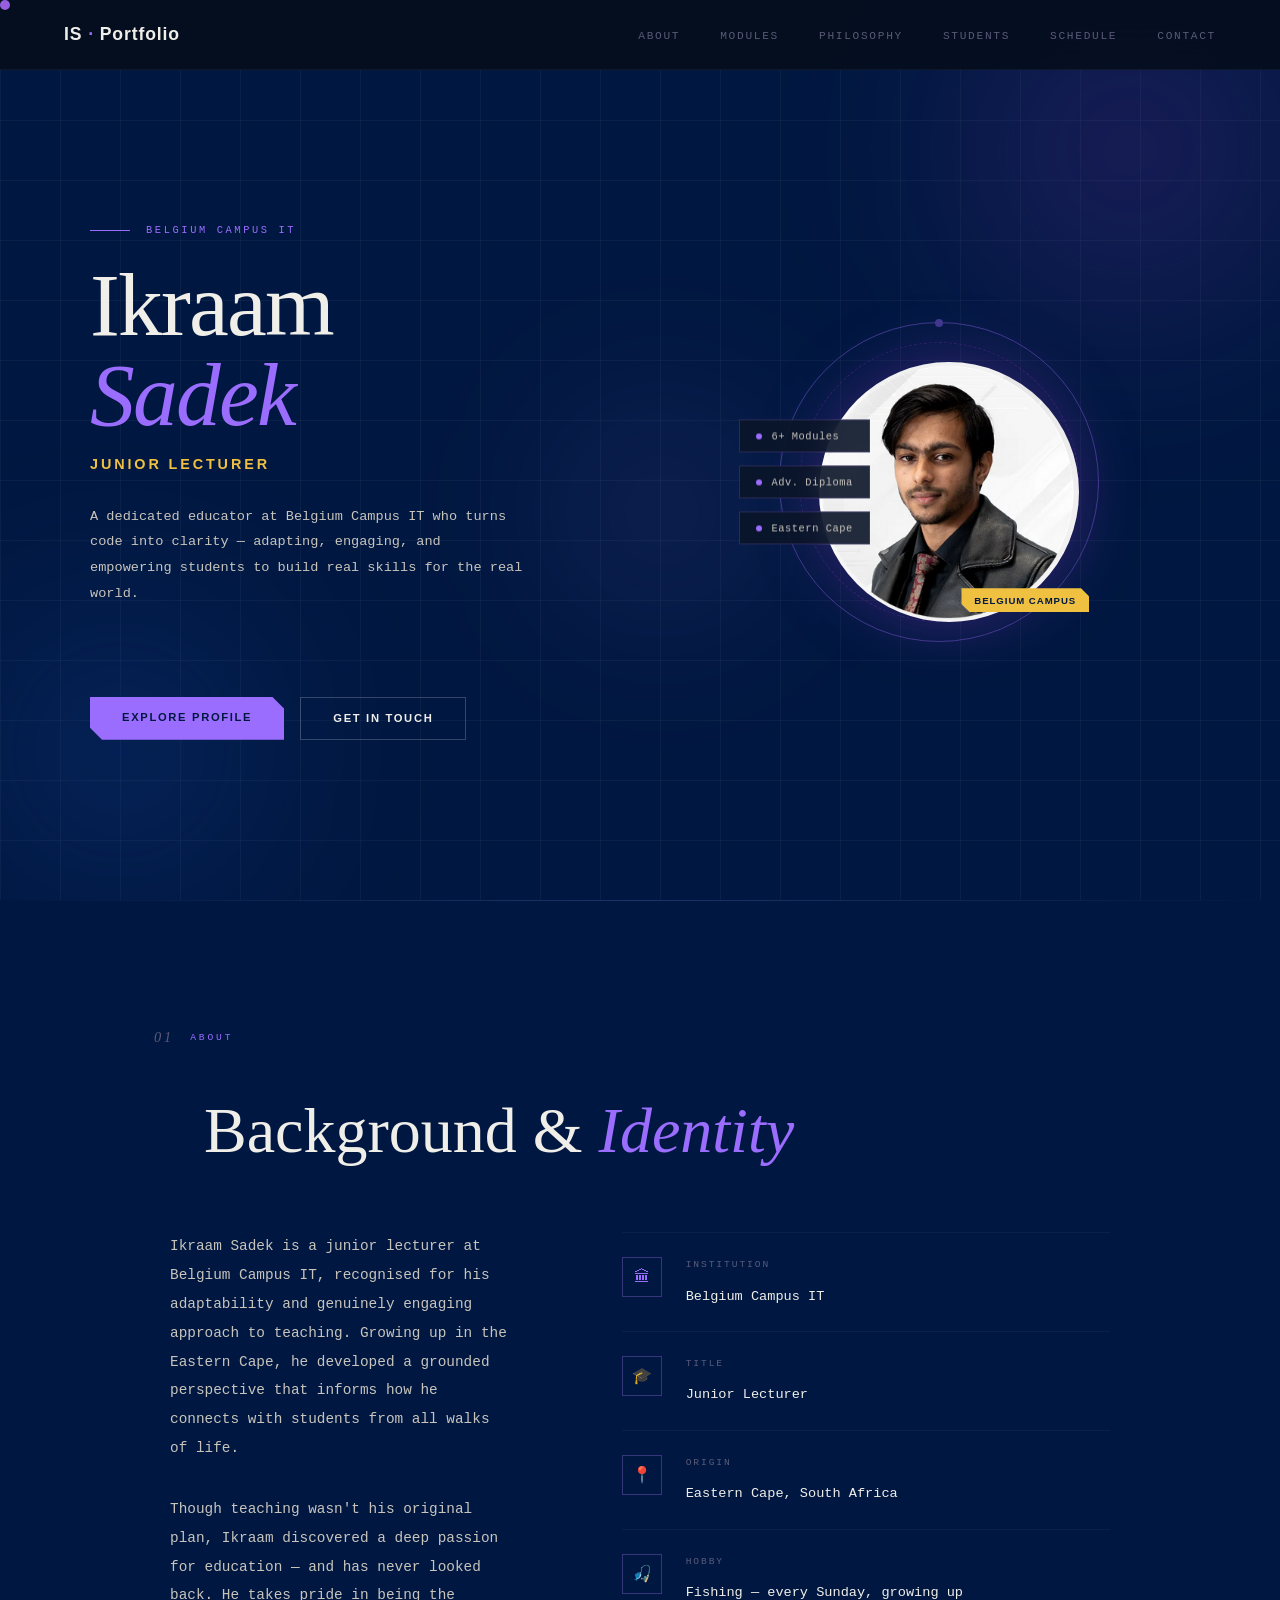
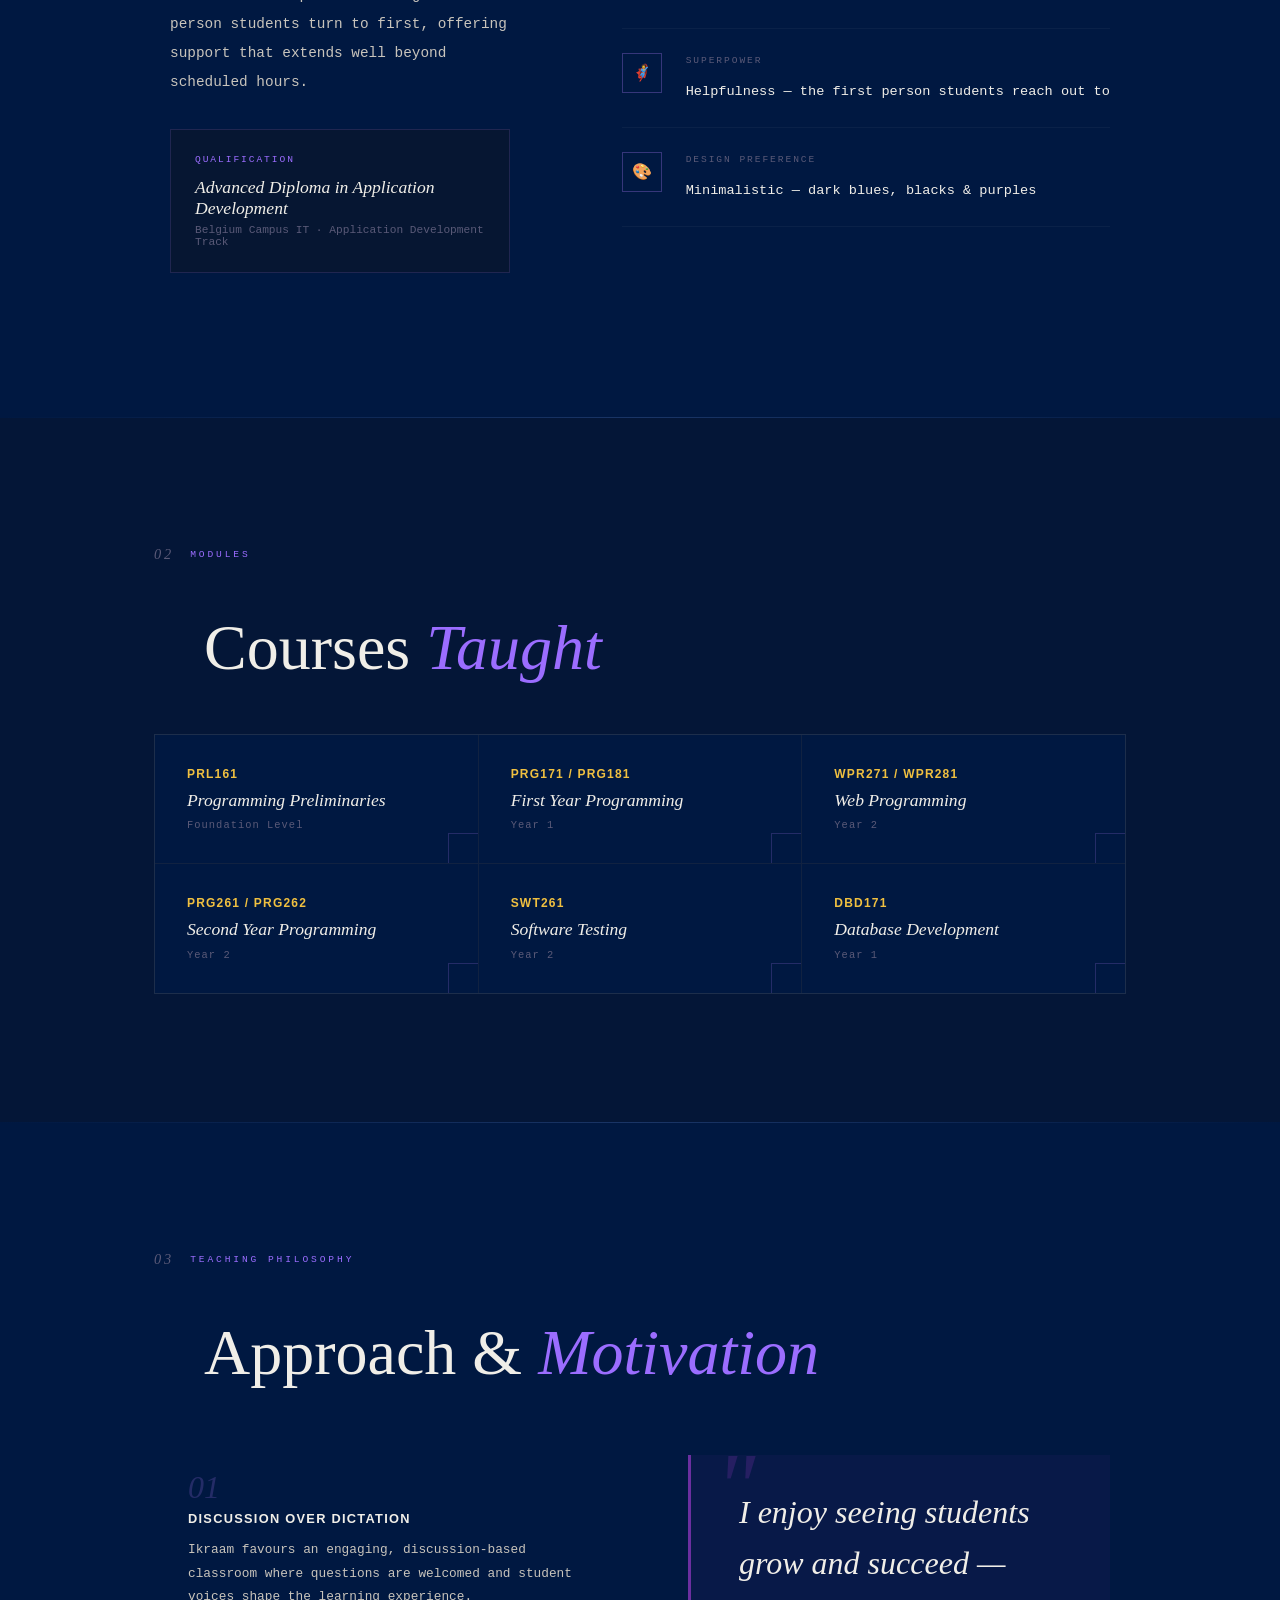
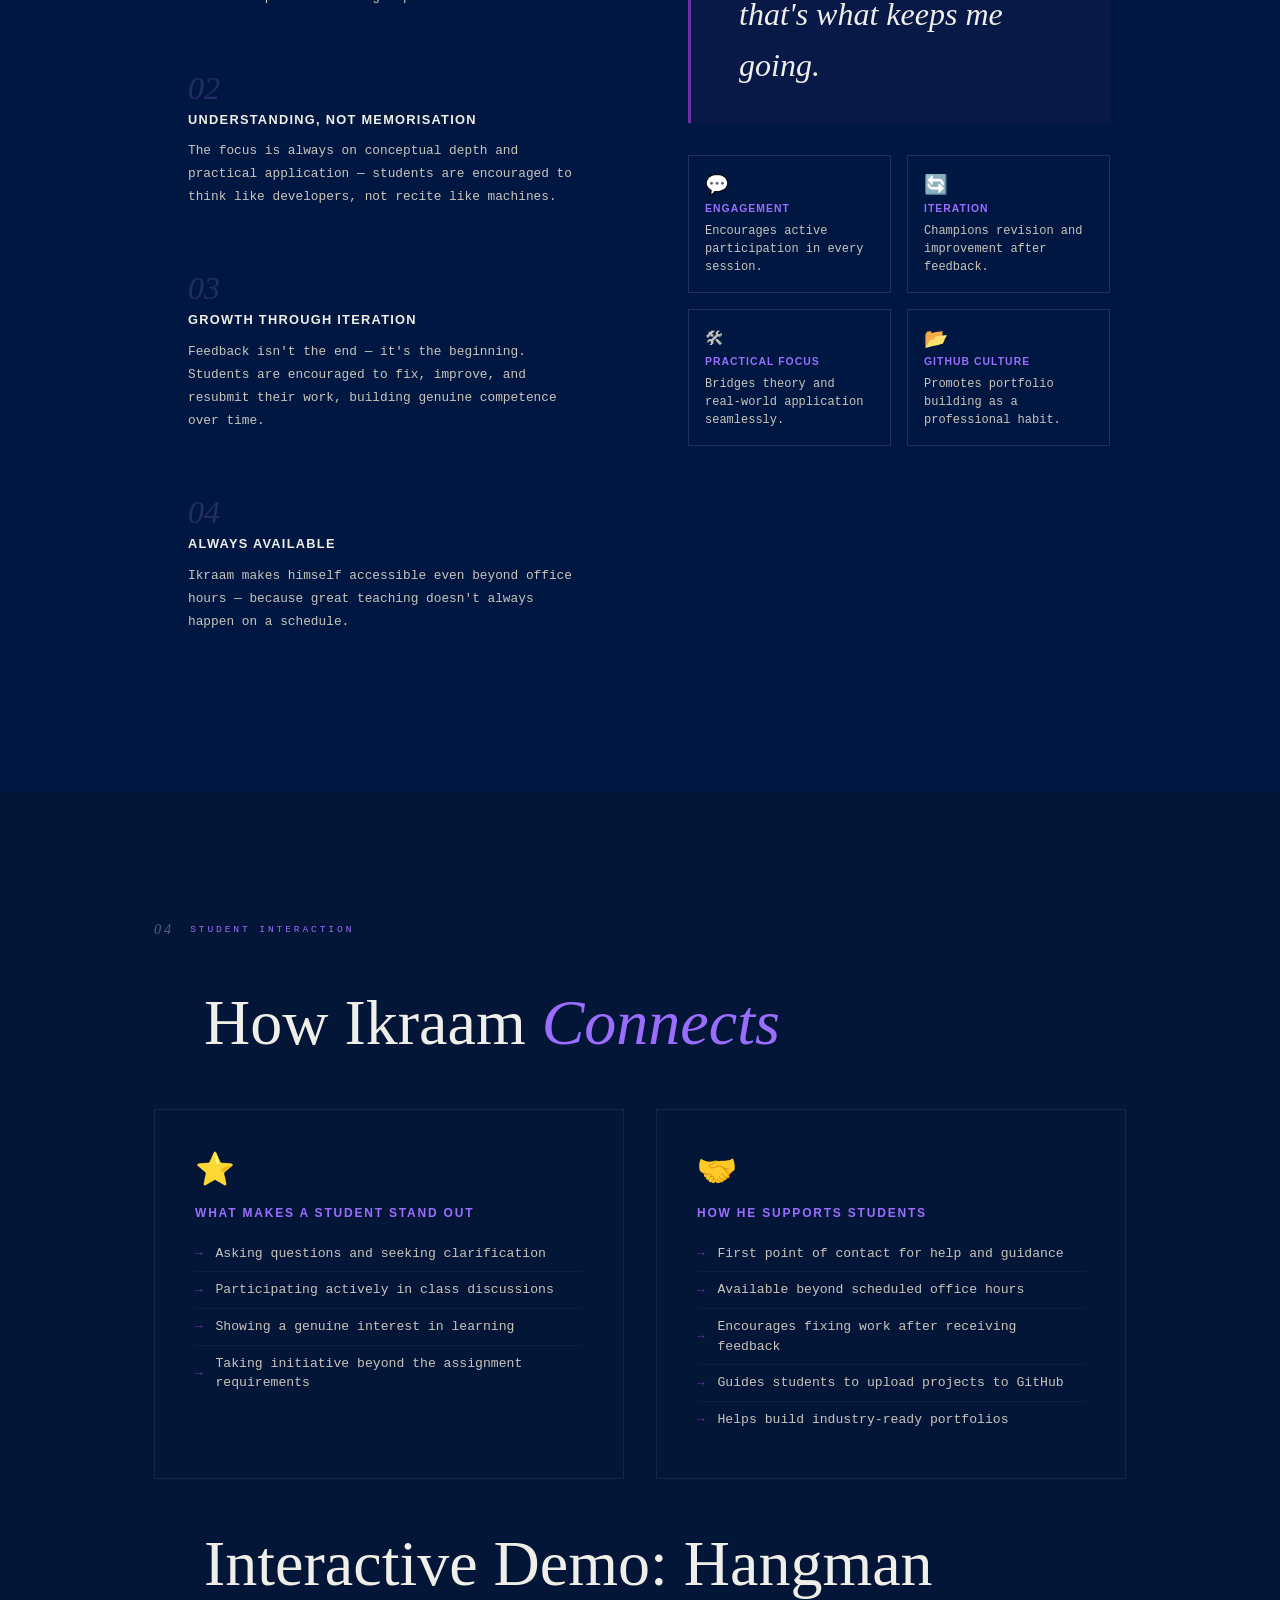
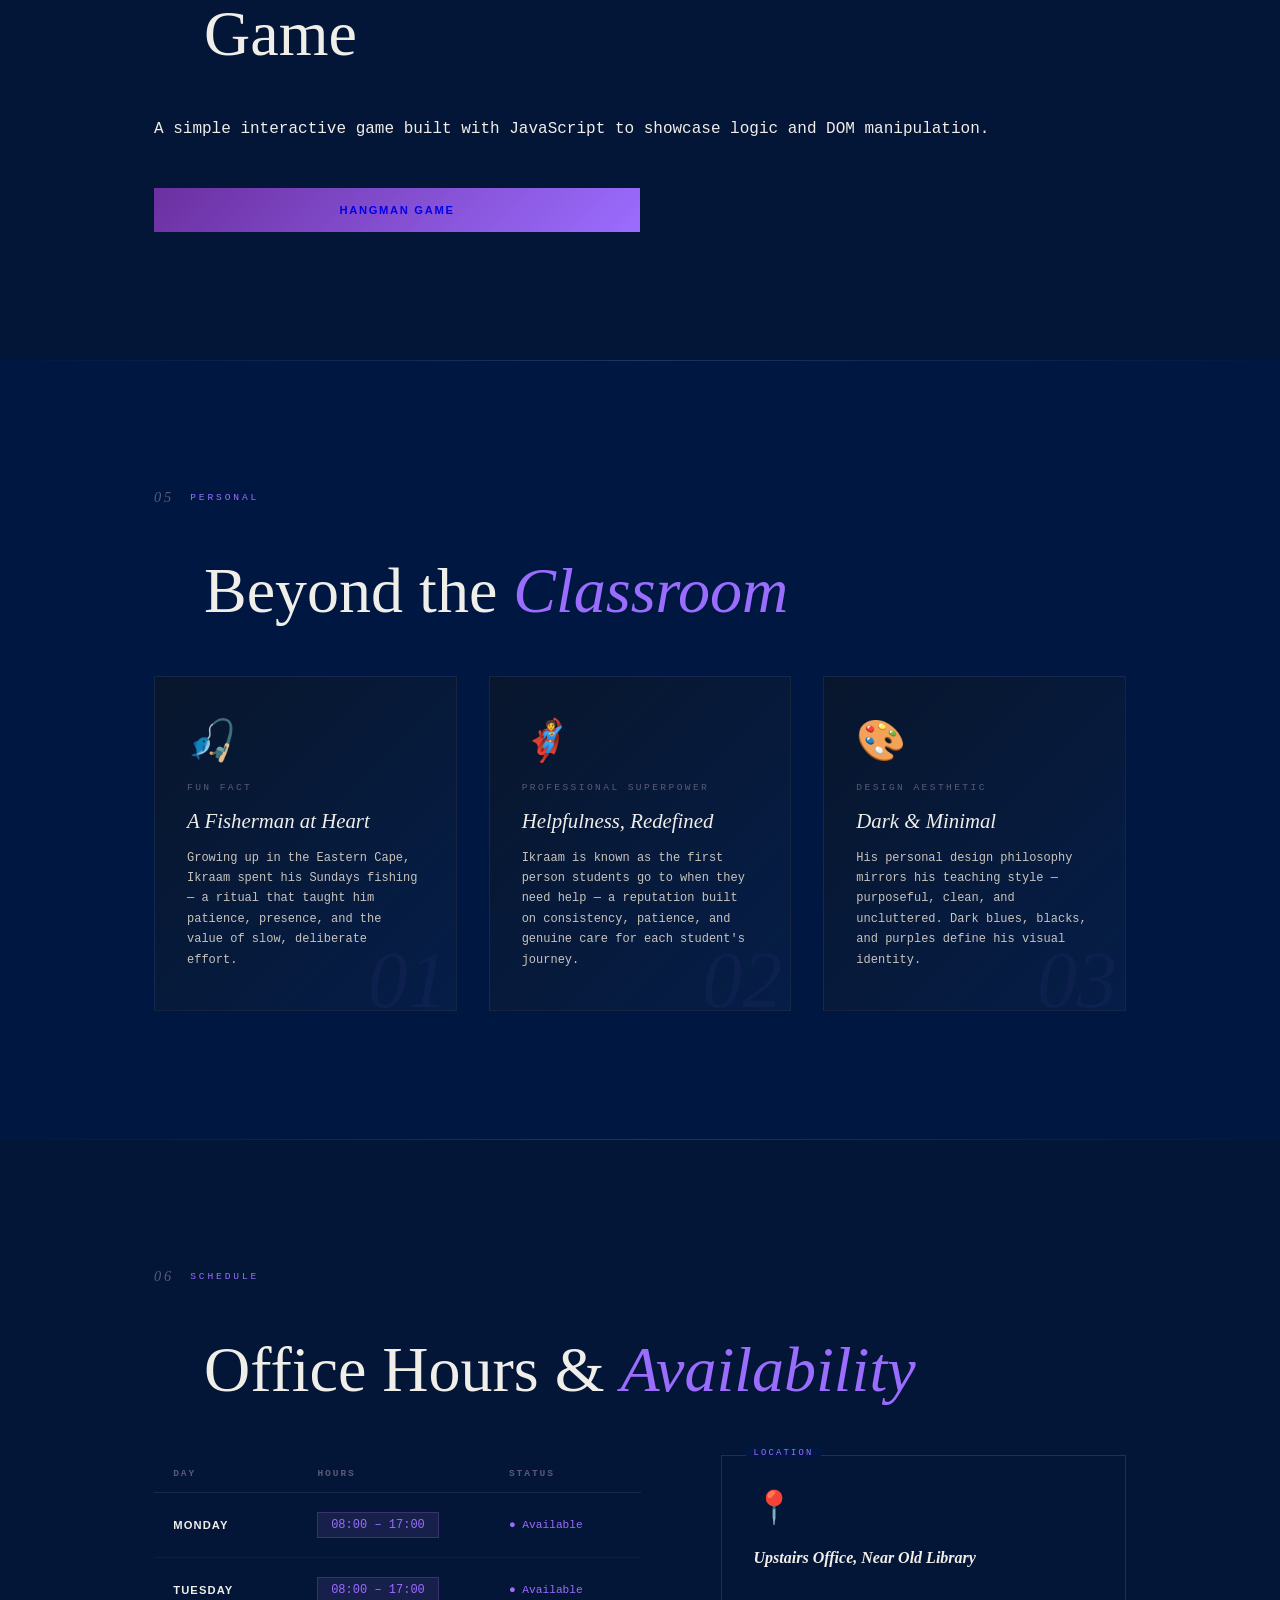
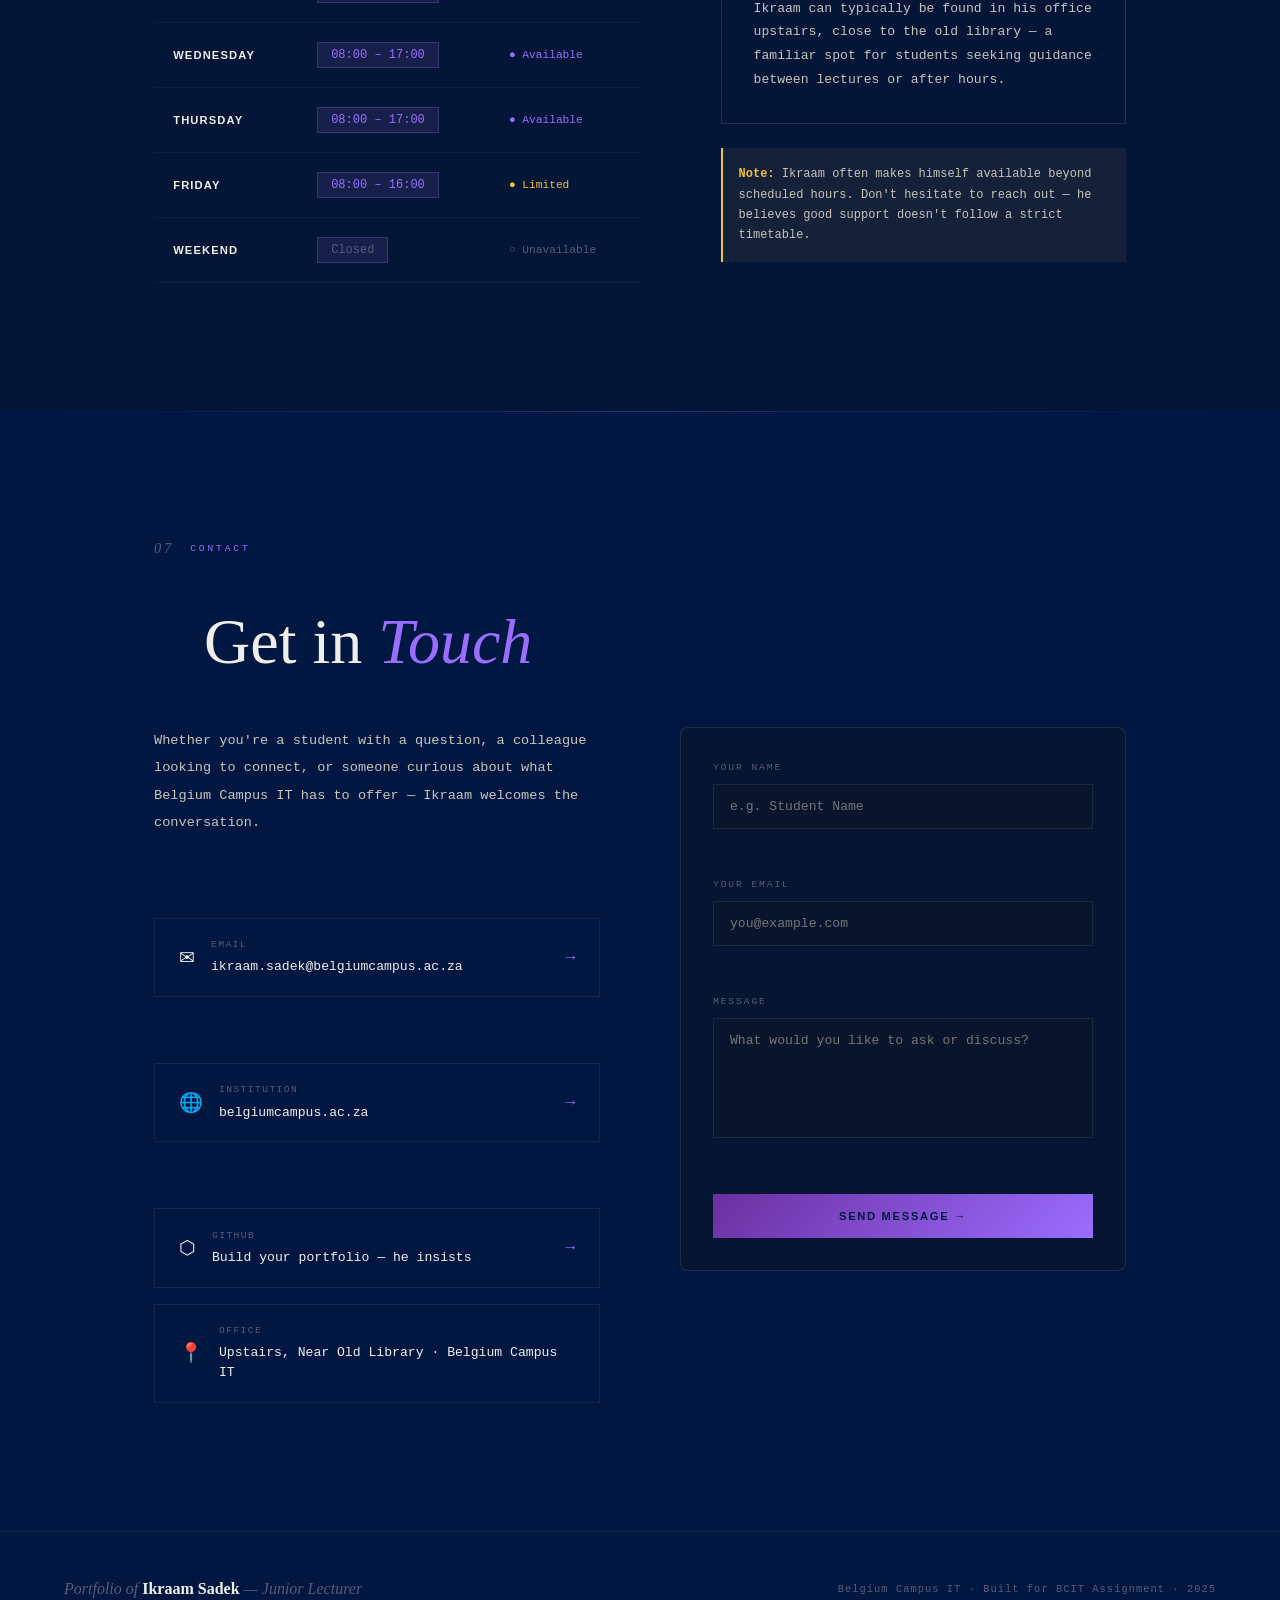
<file: index.html>
<!DOCTYPE html>
<html lang="en">

<head>
  <meta charset="UTF-8" />
  <meta name="viewport" content="width=device-width, initial-scale=1.0" />
  <title>Ikraam Sadek — Junior Lecturer | Belgium Campus ITversity</title>
  <link rel="stylesheet" href="style.css">
</head>

<body>
  <div class="cursor" id="cursor"></div>
  <div class="cursor-ring" id="cursorRing"></div>
  <div class="progress-bar" id="progressBar"></div>

  <!-- NAV -->
  <nav id="navbar">
    <div class="nav-logo">IS <span>·</span> Portfolio</div>
    <ul class="nav-links">
      <li><a href="#about">About</a></li>
      <li><a href="#modules">Modules</a></li>
      <li><a href="#philosophy">Philosophy</a></li>
      <li><a href="#students">Students</a></li>
      <li><a href="#schedule">Schedule</a></li>
      <li><a href="#contact">Contact</a></li>
    </ul>
    <button class="hamburger" id="hamburger" aria-label="Menu">
      <span></span><span></span><span></span>
    </button>
  </nav>

  <div class="mobile-menu" id="mobileMenu">
    <button class="mobile-close" id="mobileClose">✕</button>
    <a href="#about" onclick="closeMenu()">About</a>
    <a href="#modules" onclick="closeMenu()">Modules</a>
    <a href="#philosophy" onclick="closeMenu()">Philosophy</a>
    <a href="#students" onclick="closeMenu()">Students</a>
    <a href="#schedule" onclick="closeMenu()">Schedule</a>
    <a href="#contact" onclick="closeMenu()">Contact</a>
  </div>

  <!-- HERO -->
  <section id="hero">
    <div class="hero-bg-orb orb-1"></div>
    <div class="hero-bg-orb orb-2"></div>
    <div class="hero-bg-orb orb-3"></div>

    <div class="hero-content">
      <div class="hero-text">
        <div class="eyebrow">Belgium Campus IT</div>
        <h1 class="hero-name">Ikraam<br><em>Sadek</em></h1>
        <div class="hero-title">Junior Lecturer</div>
        <p class="hero-intro">
          A dedicated educator at Belgium Campus IT who turns code into clarity —
          adapting, engaging, and empowering students to build real skills for the real world.
        </p>
        <div class="hero-cta">
          <a href="#about" class="btn-primary">Explore Profile</a>
          <a href="#contact" class="btn-outline">Get in Touch</a>
        </div>
      </div>

      <div class="hero-visual">
        <div class="avatar-wrapper">
          <div class="avatar-ring"></div>
          <div class="avatar-ring-2"></div>
          <div class="avatar-core">
            <img src="photos/IS.png" alt="profile"> 
          </div>
          <div class="avatar-badge">Belgium Campus</div>
          <div class="stat-pills">
            <div class="stat-pill"><span class="dot"></span><span>6+ Modules</span></div>
            <div class="stat-pill"><span class="dot"></span><span>Adv. Diploma</span></div>
            <div class="stat-pill"><span class="dot"></span><span>Eastern Cape</span></div>
          </div>
        </div>
      </div>
    </div>
  </section>

  <div class="section-divider"></div>

  <!-- ABOUT -->
  <section id="about">
    <div class="section-inner">
      <div class="section-label" data-num="01">About</div>
      <h2 class="section-heading">Background &amp; <em>Identity</em></h2>
      <div class="about-grid">
        <div class="about-left reveal">
          <p class="about-text">
            Ikraam Sadek is a junior lecturer at Belgium Campus IT, recognised for his adaptability and genuinely
            engaging approach to teaching. Growing up in the Eastern Cape, he developed a grounded perspective that
            informs how he connects with students from all walks of life.
          </p>
          <p class="about-text">
            Though teaching wasn't his original plan, Ikraam discovered a deep passion for education — and has never
            looked back. He takes pride in being the person students turn to first, offering support that extends well
            beyond scheduled hours.
          </p>
          <div class="qual-card">
            <div class="label">Qualification</div>
            <p>Advanced Diploma in Application Development</p>
            <small>Belgium Campus IT · Application Development Track</small>
          </div>
        </div>
        <div class="about-right reveal reveal-delay-2">
          <div class="info-row">
            <div class="icon-box">🏛</div>
            <div class="info-content">
              <div class="info-label">Institution</div>
              <div class="info-value">Belgium Campus IT</div>
            </div>
          </div>
          <div class="info-row">
            <div class="icon-box">🎓</div>
            <div class="info-content">
              <div class="info-label">Title</div>
              <div class="info-value">Junior Lecturer</div>
            </div>
          </div>
          <div class="info-row">
            <div class="icon-box">📍</div>
            <div class="info-content">
              <div class="info-label">Origin</div>
              <div class="info-value">Eastern Cape, South Africa</div>
            </div>
          </div>
          <div class="info-row">
            <div class="icon-box">🎣</div>
            <div class="info-content">
              <div class="info-label">Hobby</div>
              <div class="info-value">Fishing — every Sunday, growing up</div>
            </div>
          </div>
          <div class="info-row">
            <div class="icon-box">🦸</div>
            <div class="info-content">
              <div class="info-label">Superpower</div>
              <div class="info-value">Helpfulness — the first person students reach out to</div>
            </div>
          </div>
          <div class="info-row">
            <div class="icon-box">🎨</div>
            <div class="info-content">
              <div class="info-label">Design Preference</div>
              <div class="info-value">Minimalistic — dark blues, blacks &amp; purples</div>
            </div>
          </div>
        </div>
      </div>
    </div>
  </section>

  <div class="section-divider"></div>

  <!-- MODULES -->
  <section id="modules">
    <div class="section-inner">
      <div class="section-label" data-num="02">Modules</div>
      <h2 class="section-heading">Courses <em>Taught</em></h2>
      <div class="modules-grid">
        <div class="module-card reveal">
          <div class="module-code">PRL161</div>
          <div class="module-name">Programming Preliminaries</div>
          <div class="module-year">Foundation Level</div>
          <div class="corner-accent"></div>
        </div>
        <div class="module-card reveal reveal-delay-1">
          <div class="module-code">PRG171 / PRG181</div>
          <div class="module-name">First Year Programming</div>
          <div class="module-year">Year 1</div>
          <div class="corner-accent"></div>
        </div>
        <div class="module-card reveal reveal-delay-2">
          <div class="module-code">WPR271 / WPR281</div>
          <div class="module-name">Web Programming</div>
          <div class="module-year">Year 2</div>
          <div class="corner-accent"></div>
        </div>
        <div class="module-card reveal reveal-delay-1">
          <div class="module-code">PRG261 / PRG262</div>
          <div class="module-name">Second Year Programming</div>
          <div class="module-year">Year 2</div>
          <div class="corner-accent"></div>
        </div>
        <div class="module-card reveal reveal-delay-2">
          <div class="module-code">SWT261</div>
          <div class="module-name">Software Testing</div>
          <div class="module-year">Year 2</div>
          <div class="corner-accent"></div>
        </div>
        <div class="module-card reveal reveal-delay-3">
          <div class="module-code">DBD171</div>
          <div class="module-name">Database Development</div>
          <div class="module-year">Year 1</div>
          <div class="corner-accent"></div>
        </div>
      </div>
    </div>
  </section>

  <div class="section-divider"></div>

  <!-- PHILOSOPHY -->
  <section id="philosophy">
    <div class="section-inner">
      <div class="section-label" data-num="03">Teaching Philosophy</div>
      <h2 class="section-heading">Approach &amp; <em>Motivation</em></h2>
      <div class="philosophy-layout">
        <div class="philosophy-pillars reveal">
          <div class="pillar">
            <div class="pillar-num">01</div>
            <div class="pillar-title">Discussion Over Dictation</div>
            <div class="pillar-desc">Ikraam favours an engaging, discussion-based classroom where questions are welcomed
              and student voices shape the learning experience.</div>
          </div>
          <div class="pillar">
            <div class="pillar-num">02</div>
            <div class="pillar-title">Understanding, Not Memorisation</div>
            <div class="pillar-desc">The focus is always on conceptual depth and practical application — students are
              encouraged to think like developers, not recite like machines.</div>
          </div>
          <div class="pillar">
            <div class="pillar-num">03</div>
            <div class="pillar-title">Growth Through Iteration</div>
            <div class="pillar-desc">Feedback isn't the end — it's the beginning. Students are encouraged to fix,
              improve, and resubmit their work, building genuine competence over time.</div>
          </div>
          <div class="pillar">
            <div class="pillar-num">04</div>
            <div class="pillar-title">Always Available</div>
            <div class="pillar-desc">Ikraam makes himself accessible even beyond office hours — because great teaching
              doesn't always happen on a schedule.</div>
          </div>
        </div>

        <div class="philosophy-right reveal reveal-delay-2">
          <div class="big-quote">
            I enjoy seeing students grow and succeed — that's what keeps me going.
          </div>
          <div class="traits-grid" style="margin-top:2rem;">
            <div class="trait-chip">
              <span class="t-icon">💬</span>
              <span class="t-label">Engagement</span>
              Encourages active participation in every session.
            </div>
            <div class="trait-chip">
              <span class="t-icon">🔄</span>
              <span class="t-label">Iteration</span>
              Champions revision and improvement after feedback.
            </div>
            <div class="trait-chip">
              <span class="t-icon">🛠</span>
              <span class="t-label">Practical Focus</span>
              Bridges theory and real-world application seamlessly.
            </div>
            <div class="trait-chip">
              <span class="t-icon">📂</span>
              <span class="t-label">GitHub Culture</span>
              Promotes portfolio building as a professional habit.
            </div>
          </div>
        </div>
      </div>
    </div>
  </section>

  <!-- STUDENTS -->
  <section id="students">
    <div class="section-inner">
      <div class="section-label" data-num="04">Student Interaction</div>
      <h2 class="section-heading">How Ikraam <em>Connects</em></h2>
      <div class="students-grid">
        <div class="student-card reveal">
          <div class="student-card-icon">⭐</div>
          <div class="student-card-title">What Makes a Student Stand Out</div>
          <ul>
            <li>Asking questions and seeking clarification</li>
            <li>Participating actively in class discussions</li>
            <li>Showing a genuine interest in learning</li>
            <li>Taking initiative beyond the assignment requirements</li>
          </ul>
        </div>
        <div class="student-card reveal reveal-delay-2">
          <div class="student-card-icon">🤝</div>
          <div class="student-card-title">How He Supports Students</div>
          <ul>
            <li>First point of contact for help and guidance</li>
            <li>Available beyond scheduled office hours</li>
            <li>Encourages fixing work after receiving feedback</li>
            <li>Guides students to upload projects to GitHub</li>
            <li>Helps build industry-ready portfolios</li>
          </ul>
        </div>
      </div>
      <h1 class="section-heading">Interactive Demo: Hangman Game</h1>
      <p>A simple interactive game built with JavaScript to showcase logic and DOM manipulation.</p>

      <button class="button1"><a href="hangMan.html">Hangman Game</a></button>
    </div>
  </section>


  <div class="section-divider"></div>

  <!-- PERSONAL -->
  <section id="personal">
    <div class="section-inner">
      <div class="section-label" data-num="05">Personal</div>
      <h2 class="section-heading">Beyond the <em>Classroom</em></h2>
      <div class="personal-grid">
        <div class="personal-card reveal">
          <span class="p-icon">🎣</span>
          <div class="p-label">Fun Fact</div>
          <div class="p-value">A Fisherman at Heart</div>
          <div class="p-desc">Growing up in the Eastern Cape, Ikraam spent his Sundays fishing — a ritual that taught
            him patience, presence, and the value of slow, deliberate effort.</div>
          <div class="card-bg-num">01</div>
        </div>
        <div class="personal-card reveal reveal-delay-2">
          <span class="p-icon">🦸</span>
          <div class="p-label">Professional Superpower</div>
          <div class="p-value">Helpfulness, Redefined</div>
          <div class="p-desc">Ikraam is known as the first person students go to when they need help — a reputation
            built on consistency, patience, and genuine care for each student's journey.</div>
          <div class="card-bg-num">02</div>
        </div>
        <div class="personal-card reveal reveal-delay-3">
          <span class="p-icon">🎨</span>
          <div class="p-label">Design Aesthetic</div>
          <div class="p-value">Dark &amp; Minimal</div>
          <div class="p-desc">His personal design philosophy mirrors his teaching style — purposeful, clean, and
            uncluttered. Dark blues, blacks, and purples define his visual identity.</div>
          <div class="card-bg-num">03</div>
        </div>
      </div>
    </div>
  </section>

  <div class="section-divider"></div>

  <!-- SCHEDULE -->
  <section id="schedule">
    <div class="section-inner">
      <div class="section-label" data-num="06">Schedule</div>
      <h2 class="section-heading">Office Hours &amp; <em>Availability</em></h2>
      <div class="schedule-layout">
        <div class="reveal">
          <table class="schedule-table">
            <thead>
              <tr>
                <th>Day</th>
                <th>Hours</th>
                <th>Status</th>
              </tr>
            </thead>
            <tbody>
              <tr>
                <td class="day-name">Monday</td>
                <td><span class="time-badge">08:00 – 17:00</span></td>
                <td style="color:var(--neon-purple);font-size:0.7rem;">● Available</td>
              </tr>
              <tr>
                <td class="day-name">Tuesday</td>
                <td><span class="time-badge">08:00 – 17:00</span></td>
                <td style="color:var(--neon-purple);font-size:0.7rem;">● Available</td>
              </tr>
              <tr>
                <td class="day-name">Wednesday</td>
                <td><span class="time-badge">08:00 – 17:00</span></td>
                <td style="color:var(--neon-purple);font-size:0.7rem;">● Available</td>
              </tr>
              <tr>
                <td class="day-name">Thursday</td>
                <td><span class="time-badge">08:00 – 17:00</span></td>
                <td style="color:var(--neon-purple);font-size:0.7rem;">● Available</td>
              </tr>
              <tr>
                <td class="day-name">Friday</td>
                <td><span class="time-badge">08:00 – 16:00</span></td>
                <td style="color:var(--gold);font-size:0.7rem;">● Limited</td>
              </tr>
              <tr>
                <td class="day-name">Weekend</td>
                <td><span class="time-badge" style="color:var(--muted);">Closed</span></td>
                <td style="color:var(--muted);font-size:0.7rem;">○ Unavailable</td>
              </tr>
            </tbody>
          </table>
        </div>

        <div class="reveal reveal-delay-2">
          <div class="location-card">
            <div class="loc-icon">📍</div>
            <p><strong>Upstairs Office, Near Old Library</strong><br><br>
              Ikraam can typically be found in his office upstairs, close to the old library — a familiar spot for
              students seeking guidance between lectures or after hours.</p>
          </div>
          <div class="availability-note">
            <strong>Note:</strong> Ikraam often makes himself available beyond scheduled hours. Don't hesitate to reach
            out — he believes good support doesn't follow a strict timetable.
          </div>
        </div>
      </div>
    </div>
  </section>

  <div class="section-divider"></div>

  <!-- CONTACT -->
  <section id="contact">
    <div class="section-inner">
      <div class="section-label" data-num="07">Contact</div>
      <h2 class="section-heading">Get in <em>Touch</em></h2>
      <div class="contact-layout">
        <div class="contact-text reveal">
          <p>Whether you're a student with a question, a colleague looking to connect, or someone curious about what
            Belgium Campus IT has to offer — Ikraam welcomes the conversation.</p>
          <div class="contact-links">
            <a href="mailto:ikraam.sadek@belgiumcampus.ac.za" class="contact-link">
              <span class="cl-icon">✉</span>
              <span class="cl-text">
                <span class="cl-label">Email</span>
                <span class="cl-value">ikraam.sadek@belgiumcampus.ac.za</span>
              </span>
              <span class="cl-arrow">→</span>
            </a>
            <a href="https://belgiumcampus.ac.za" target="_blank" class="contact-link">
              <span class="cl-icon">🌐</span>
              <span class="cl-text">
                <span class="cl-label">Institution</span>
                <span class="cl-value">belgiumcampus.ac.za</span>
              </span>
              <span class="cl-arrow">→</span>
            </a>
            <a href="https://github.com" target="_blank" class="contact-link">
              <span class="cl-icon">⬡</span>
              <span class="cl-text">
                <span class="cl-label">GitHub</span>
                <span class="cl-value">Build your portfolio — he insists</span>
              </span>
              <span class="cl-arrow">→</span>
            </a>
            <div class="contact-link" style="cursor:default;">
              <span class="cl-icon">📍</span>
              <span class="cl-text">
                <span class="cl-label">Office</span>
                <span class="cl-value">Upstairs, Near Old Library · Belgium Campus IT</span>
              </span>
            </div>
          </div>
        </div>

        <div class="contact-form-side reveal reveal-delay-2">
          <div class="form-group">
            <label>Your Name</label>
            <input type="text" placeholder="e.g. Student Name">
          </div>
          <div class="form-group">
            <label>Your Email</label>
            <input type="email" placeholder="you@example.com">
          </div>
          <div class="form-group">
            <label>Message</label>
            <textarea placeholder="What would you like to ask or discuss?"></textarea>
          </div>
          <button class="form-submit" onclick="handleFormSubmit(this)">Send Message →</button>
        </div>
      </div>
    </div>
  </section>



  <footer>
    <div class="f-left">Portfolio of <strong>Ikraam Sadek</strong> — Junior Lecturer</div>
    <div class="f-right">Belgium Campus IT · Built for BCIT Assignment · 2025</div>
  </footer>
  <script src="app.js"></script>
</body>

</html>
</file>
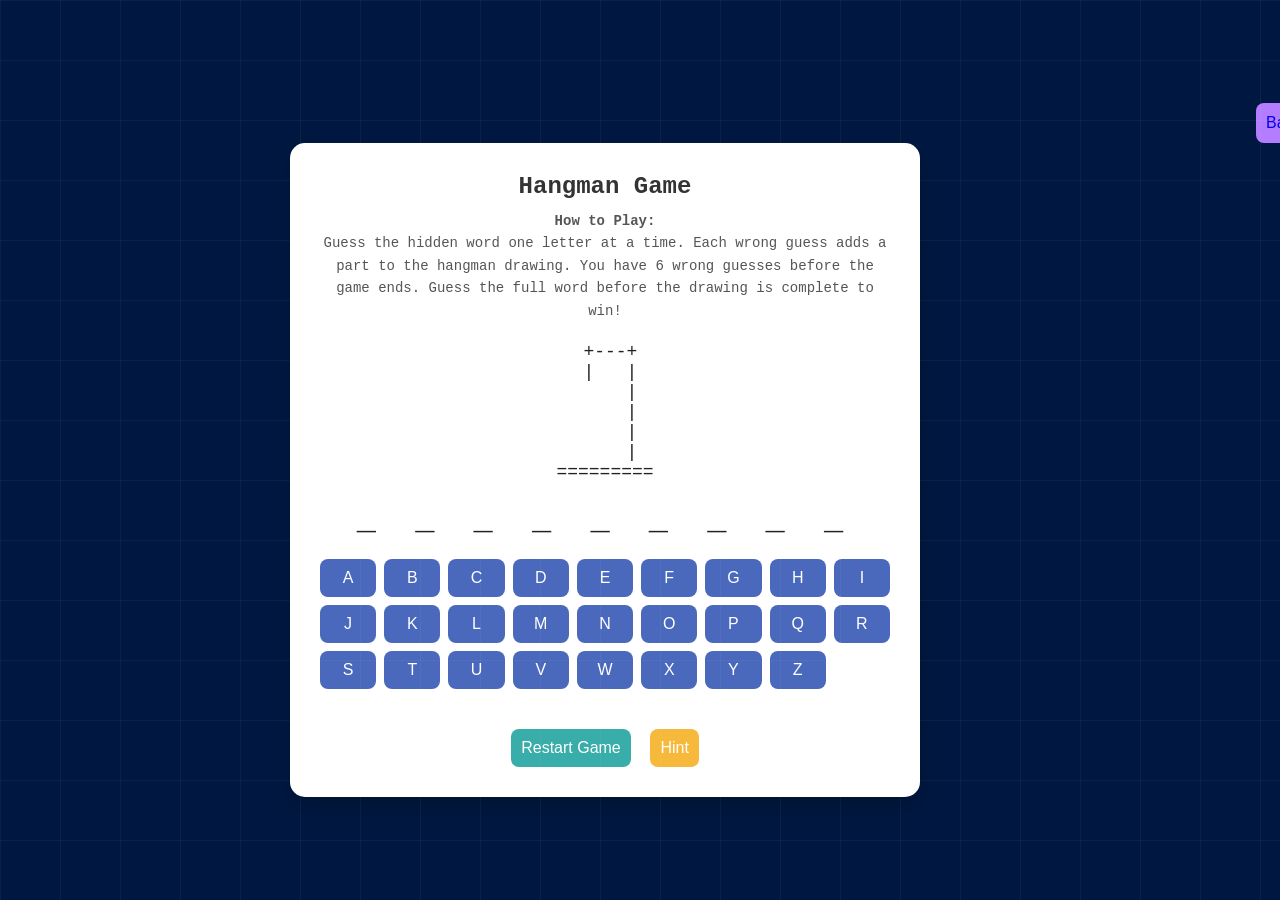
<file: hangMan.html>
<!DOCTYPE html>
<html lang="en">

<head>
    <meta charset="UTF-8">
    <meta name="viewport" content="width=device-width, initial-scale=1.0">
    <title>Document</title>
    <link rel="stylesheet" href="hangMan.css">
</head>

<body>
    <section class="container">
        <div class="backToPortfolio">
            <button class="back2"><a href="index.html">Back To Portfolio</a></button>
        </div>

        <div class="game-container">
            <h1>Hangman Game</h1>

            <div class="description">
                <strong>How to Play:</strong><br>
                Guess the hidden word one letter at a time. Each wrong guess adds a part to the hangman drawing.
                You have 6 wrong guesses before the game ends. Guess the full word before the drawing is complete to
                win!
            </div>

            <div id="hangman"></div>
            <div id="word-display"></div>

            <div class="keyboard" id="keyboard"></div>

            <div id="message"></div>

            <button id="restart">Restart Game</button>
            <button id="hint">Hint</button>
        </div>
    </section>


    <script src="javaScript.js"></script>
</body>

</html>
</file>
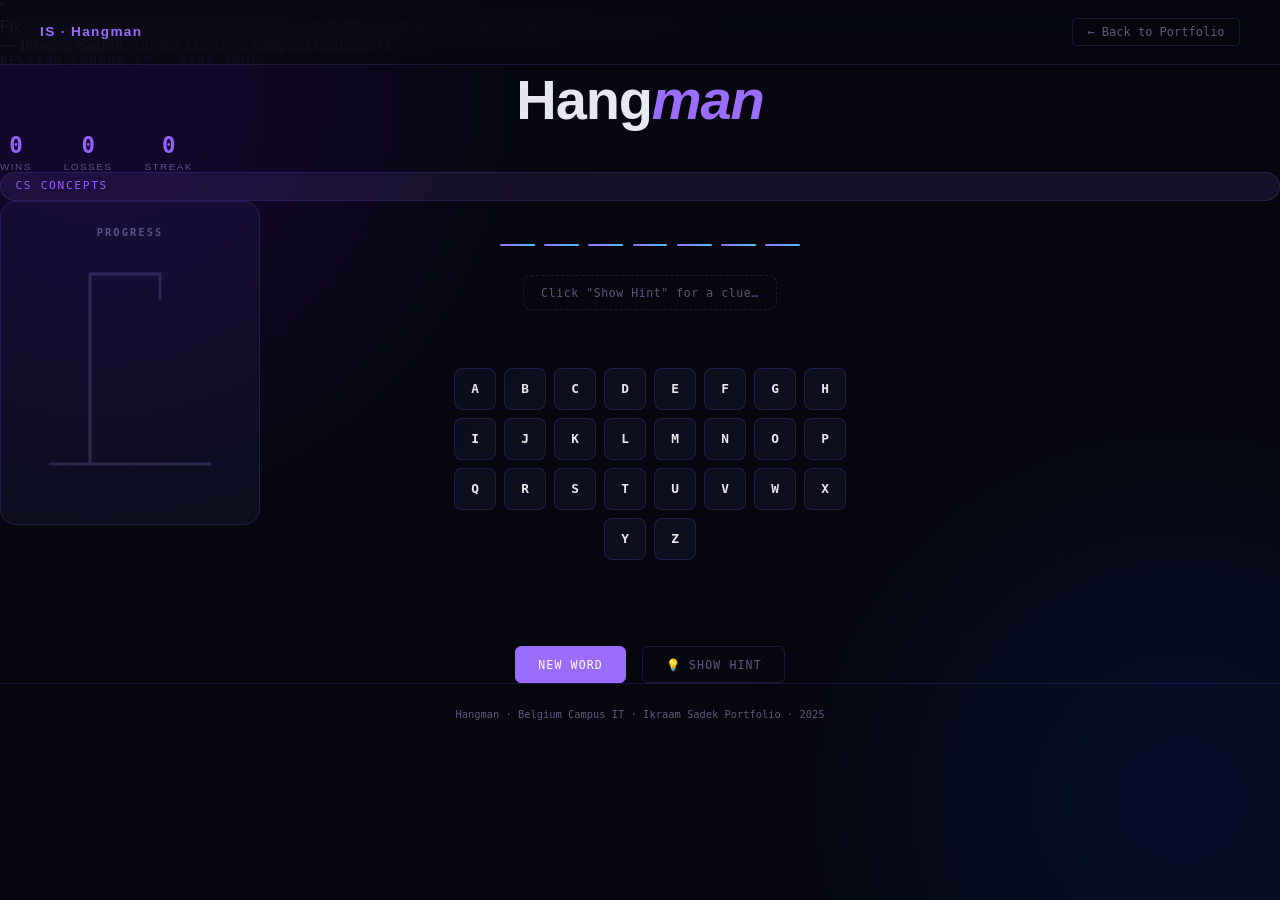
<file: index2.html>
<!DOCTYPE html>
<html lang="en">
<head>
<meta charset="UTF-8"/>
<meta name="viewport" content="width=device-width, initial-scale=1.0"/>
<title>Ikraam Sadek — Junior Lecturer | Belgium Campus ITversity</title>
<link rel="stylesheet" href="stylesheet.css">
</head>
<body>
<!-- QUOTE -->
<section id="quote">
  <div class="quote-inner reveal">
    <span class="quote-mark">"</span>
    <p class="quote-text">
      Fix your projects, upload them to <span class="highlight">GitHub</span>, and build a portfolio to show industry <span class="highlight">what you can do</span>.
    </p>
    <div class="quote-attr">— <strong>Ikraam Sadek</strong> · Junior Lecturer, Belgium Campus IT</div>
  </div>
</section>
 
<div class="orb orb-1"></div>
<div class="orb orb-2"></div>
<section>
<nav>
  <div class="nav-logo">IS <span style="color:var(--neon-purple)">·</span> Hangman</div>
  <a href="index.html" class="back-btn">← Back to Portfolio</a>
</nav>
 
<section>
  <div class="page-eyebrow">Belgium Campus IT · Mini Game</div>
  <h1>Hang<em>man</em></h1>
 
  <div class="score-row">
    <div class="score-item">
      <div class="score-num" id="scoreWins">0</div>
      <div class="score-label">Wins</div>
    </div>
    <div class="score-item">
      <div class="score-num" id="scoreLosses">0</div>
      <div class="score-label">Losses</div>
    </div>
    <div class="score-item">
      <div class="score-num" id="scoreStreak">0</div>
      <div class="score-label">Streak</div>
    </div>
  </div>
 
  <div class="category-badge" id="categoryBadge">Loading…</div>
 
  <div class="game-wrap">
    <!-- Gallows -->
    <div class="gallows-panel">
      <h3>Progress</h3>
      <svg id="gallows" viewBox="0 0 200 220" xmlns="http://www.w3.org/2000/svg">
        <!-- Structure -->
        <line x1="20" y1="210" x2="180" y2="210" stroke="#2a2a4a" stroke-width="3" stroke-linecap="round"/>
        <line x1="60" y1="210" x2="60" y2="20"  stroke="#2a2a4a" stroke-width="3" stroke-linecap="round"/>
        <line x1="60" y1="20"  x2="130" y2="20"  stroke="#2a2a4a" stroke-width="3" stroke-linecap="round"/>
        <line x1="130" y1="20" x2="130" y2="45"  stroke="#2a2a4a" stroke-width="3" stroke-linecap="round"/>
        <!-- Body parts (hidden by default) -->
        <circle id="h-head"  cx="130" cy="60"  r="15" fill="none" stroke="var(--neon-purple)" stroke-width="2.5" opacity="0"/>
        <line   id="h-body"  x1="130" y1="75" x2="130" y2="130" stroke="var(--neon-purple)" stroke-width="2.5" stroke-linecap="round" opacity="0"/>
        <line   id="h-larm"  x1="130" y1="90" x2="108" y2="115" stroke="var(--neon-purple)" stroke-width="2.5" stroke-linecap="round" opacity="0"/>
        <line   id="h-rarm"  x1="130" y1="90" x2="152" y2="115" stroke="var(--neon-purple)" stroke-width="2.5" stroke-linecap="round" opacity="0"/>
        <line   id="h-lleg"  x1="130" y1="130" x2="108" y2="160" stroke="var(--neon-purple)" stroke-width="2.5" stroke-linecap="round" opacity="0"/>
        <line   id="h-rleg"  x1="130" y1="130" x2="152" y2="160" stroke="var(--neon-purple)" stroke-width="2.5" stroke-linecap="round" opacity="0"/>
      </svg>
      <div class="lives-display" id="livesDisplay"></div>
    </div>
 
    <!-- Word + Keyboard -->
    <div class="word-panel">
      <div class="word-display" id="wordDisplay"></div>
      <div class="hint-box" id="hintBox">Hint will appear here…</div>
      <div class="guessed-wrap" id="guessedLetters"></div>
      <div class="keyboard" id="keyboard"></div>
      <div class="status-msg" id="statusMsg"></div>
      <div class="btn-row">
        <button class="btn btn-primary" id="newGameBtn">New Word</button>
        <button class="btn btn-outline" id="hintBtn">💡 Show Hint</button>
      </div>
    </div>
  </div>
</Section>
 
<!-- Win/Lose overlay -->
<div class="overlay" id="overlay">
  <div class="overlay-card">
    <div class="overlay-icon" id="overlayIcon"></div>
    <div class="overlay-title" id="overlayTitle"></div>
    <p id="overlayMsg" style="color:var(--muted);font-size:0.9rem;"></p>
    <div class="overlay-word" id="overlayWord"></div>
    <div class="divider"></div>
    <div class="btn-row">
      <button class="btn btn-primary" onclick="startNewGame()">Play Again</button>
      <button class="btn btn-outline" onclick="closeOverlay()">See Board</button>
    </div>
  </div>
</div>
 
<footer>Hangman · Belgium Campus IT · Ikraam Sadek Portfolio · 2025</footer>
<div class="section-divider"></div>
</section>
<script src="app1.js"></script>
</body>
</html>
</file>
<file: style.css>
:root {
    --navy: #001841;
    --deep-blue: #100642;
    --blue: #0f2044;
    --mid-blue: #1a3566;
    --accent-blue: #2255cc;
    --purple: #6b2fa0;
    --soft-purple: #9b59d0;
    --neon-purple: #b47dff;
    --white: #f0eee8;
    --off-white: #c8c4bc;
    --muted: #7a7670;
    --gold: #d4a843;
    --grid-line: rgba(255,255,255,0.04);
  }
 
  *, *::before, *::after { box-sizing: border-box; margin: 0; padding: 0; }
 
  html { scroll-behavior: smooth; font-size: 16px; }
 
  body {
    background: var(--navy);
    color: var(--white);
    font-family: 'DM Mono', monospace;
    overflow-x: hidden;
    cursor: none;
  }
 
  /* Custom cursor */
  .cursor {
    width: 10px; height: 10px;
    background: var(--neon-purple);
    border-radius: 50%;
    position: fixed; top: 0; left: 0;
    pointer-events: none; z-index: 9999;
    transition: transform 0.15s ease;
    mix-blend-mode: difference;
  }
  .cursor-ring {
    width: 36px; height: 36px;
    border: 1px solid var(--soft-purple);
    border-radius: 50%;
    position: fixed; top: 0; left: 0;
    pointer-events: none; z-index: 9998;
    transition: transform 0.4s cubic-bezier(0.23,1,0.32,1), opacity 0.3s;
    opacity: 0.6;
  }
 
  /* Background grid */
  body::before {
    content: '';
    position: fixed; inset: 0;
    background-image:
      linear-gradient(var(--grid-line) 1px, transparent 1px),
      linear-gradient(90deg, var(--grid-line) 1px, transparent 1px);
    background-size: 60px 60px;
    pointer-events: none; z-index: 0;
  }
 
  /* NAV */
  nav {
    position: fixed; top: 0; left: 0; right: 0;
    z-index: 100;
    display: flex; align-items: center; justify-content: space-between;
    padding: 1.5rem 4rem;
    background: rgba(5,13,26,0.85);
    backdrop-filter: blur(20px);
    border-bottom: 1px solid var(--grid-line);
    transition: all 0.3s ease;
  }
  nav.scrolled { padding: 1rem 4rem; }
  .nav-logo {
    font-family: 'Syne', sans-serif;
    font-weight: 800;
    font-size: 1.1rem;
    letter-spacing: 0.05em;
    color: var(--white);
  }
  .nav-logo span { color: var(--neon-purple); }
  .nav-links { display: flex; gap: 2.5rem; list-style: none; }
  .nav-links a {
    font-size: 0.7rem;
    letter-spacing: 0.15em;
    text-transform: uppercase;
    color: var(--muted);
    text-decoration: none;
    transition: color 0.3s;
    position: relative;
  }
  
  .button1,a {
  text-decoration: none;
  margin-top: 50px;
}
  .nav-links a::after {
    content: '';
    position: absolute; bottom: -4px; left: 0; right: 0;
    height: 1px; background: var(--neon-purple);
    transform: scaleX(0); transition: transform 0.3s ease;
  }
  .nav-links a:hover { color: var(--white); }
  .nav-links a:hover::after { transform: scaleX(1); }
 
  .hamburger {
    display: none;
    flex-direction: column; gap: 5px;
    background: none; border: none; cursor: pointer; padding: 4px;
  }
  .hamburger span {
    display: block; width: 24px; height: 1px;
    background: var(--white); transition: all 0.3s ease;
  }
 
  /* SECTIONS */
  section { position: relative; z-index: 1; }
 
  /* HERO */
  #hero {
    min-height: 100vh;
    display: flex; align-items: center; justify-content: center;
    padding: 10rem 4rem 6rem;
    overflow: hidden;
  }
 
  .hero-bg-orb {
    position: absolute;
    border-radius: 50%;
    filter: blur(80px);
    pointer-events: none;
  }
  .orb-1 {
    width: 500px; height: 500px;
    background: radial-gradient(circle, rgba(107,47,160,0.3) 0%, transparent 70%);
    top: -100px; right: -100px;
    animation: float1 8s ease-in-out infinite;
  }
  .orb-2 {
    width: 400px; height: 400px;
    background: radial-gradient(circle, rgba(34,85,204,0.25) 0%, transparent 70%);
    bottom: -50px; left: -80px;
    animation: float2 10s ease-in-out infinite;
  }
  .orb-3 {
    width: 300px; height: 300px;
    background: radial-gradient(circle, rgba(180,125,255,0.15) 0%, transparent 70%);
    top: 40%; left: 40%;
    animation: float1 12s ease-in-out infinite reverse;
  }
 
  @keyframes float1 {
    0%, 100% { transform: translate(0,0) scale(1); }
    50% { transform: translate(30px, -40px) scale(1.05); }
  }
  @keyframes float2 {
    0%, 100% { transform: translate(0,0) scale(1); }
    50% { transform: translate(-20px, 30px) scale(0.95); }
  }
 
  .hero-content {
    max-width: 1100px;
    width: 100%;
    display: grid;
    grid-template-columns: 1fr 1fr;
    gap: 6rem;
    align-items: center;
  }
 
  .hero-text .eyebrow {
    font-size: 0.65rem;
    letter-spacing: 0.25em;
    text-transform: uppercase;
    color: var(--neon-purple);
    margin-bottom: 1.5rem;
    opacity: 0;
    animation: fadeUp 0.8s 0.2s ease forwards;
    display: flex; align-items: center; gap: 1rem;
  }
  .hero-text .eyebrow::before {
    content: '';
    display: inline-block;
    width: 40px; height: 1px;
    background: var(--neon-purple);
  }
 
  .hero-name {
    font-family: 'Cormorant Garamond', serif;
    font-size: clamp(3.5rem, 7vw, 6rem);
    font-weight: 300;
    line-height: 1;
    letter-spacing: -0.02em;
    color: var(--white);
    opacity: 0;
    animation: fadeUp 0.8s 0.4s ease forwards;
  }
  .hero-name em {
    font-style: italic;
    color: var(--neon-purple);
  }
 
  .hero-title {
    font-family: 'Syne', sans-serif;
    font-size: 0.9rem;
    font-weight: 600;
    letter-spacing: 0.2em;
    text-transform: uppercase;
    color: var(--gold);
    margin-top: 1rem;
    opacity: 0;
    animation: fadeUp 0.8s 0.6s ease forwards;
  }
 
  .hero-intro {
    font-size: 0.85rem;
    line-height: 1.9;
    color: var(--off-white);
    margin-top: 2rem;
    max-width: 440px;
    opacity: 0;
    animation: fadeUp 0.8s 0.8s ease forwards;
  }
 
  .hero-cta {
    display: flex; gap: 1rem; margin-top: 2.5rem;
    opacity: 0;
    animation: fadeUp 0.8s 1s ease forwards;
  }
 
  .btn-primary {
    font-family: 'Syne', sans-serif;
    font-size: 0.7rem;
    font-weight: 600;
    letter-spacing: 0.15em;
    text-transform: uppercase;
    color: var(--navy);
    background: var(--neon-purple);
    border: none;
    padding: 0.9rem 2rem;
    text-decoration: none;
    transition: all 0.3s ease;
    clip-path: polygon(0 0, calc(100% - 12px) 0, 100% 12px, 100% 100%, 12px 100%, 0 calc(100% - 12px));
  }
  .btn-primary:hover {
    background: var(--white);
    transform: translateY(-2px);
  }
 
  .btn-outline {
    font-family: 'Syne', sans-serif;
    font-size: 0.7rem;
    font-weight: 600;
    letter-spacing: 0.15em;
    text-transform: uppercase;
    color: var(--white);
    background: transparent;
    border: 1px solid rgba(255,255,255,0.2);
    padding: 0.9rem 2rem;
    text-decoration: none;
    transition: all 0.3s ease;
  }
  .btn-outline:hover {
    border-color: var(--neon-purple);
    color: var(--neon-purple);
  }
 
  /* Avatar */
  .hero-visual {
    display: flex; align-items: center; justify-content: center;
    opacity: 0;
    animation: fadeIn 1s 0.5s ease forwards;
  }
 
  .avatar-wrapper {
    position: relative;
    width: 320px; height: 320px;
  }
 
  .avatar-ring {
    position: absolute; inset: 0;
    border-radius: 50%;
    border: 1px solid var(--neon-purple);
    opacity: 0.4;
    animation: rotateSlow 20s linear infinite;
  }
  .avatar-ring::before {
    content: '';
    position: absolute;
    top: -4px; left: 50%; transform: translateX(-50%);
    width: 8px; height: 8px;
    background: var(--neon-purple);
    border-radius: 50%;
  }
 
  .avatar-ring-2 {
    position: absolute;
    inset: 20px;
    border-radius: 50%;
    border: 1px dashed rgba(107,47,160,0.4);
    animation: rotateSlow 30s linear infinite reverse;
  }
 
  @keyframes rotateSlow {
    from { transform: rotate(0deg); }
    to { transform: rotate(360deg); }
  }
 
  .avatar-core {
    position: absolute;
    inset: 40px;
    border-radius: 50%;
    background: linear-gradient(135deg, var(--mid-blue), var(--purple));
    display: flex; align-items: center; justify-content: center;
    font-family: 'Cormorant Garamond', serif;
    font-size: 5rem;
    font-weight: 300;
    color: var(--white);
    box-shadow: 0 0 60px rgba(107,47,160,0.5), inset 0 0 40px rgba(0,0,0,0.3);
  }
 
  .avatar-badge {
    position: absolute;
    bottom: 30px; right: 10px;
    background: var(--gold);
    color: var(--navy);
    font-family: 'Syne', sans-serif;
    font-size: 0.6rem;
    font-weight: 700;
    letter-spacing: 0.1em;
    text-transform: uppercase;
    padding: 0.4rem 0.8rem;
    clip-path: polygon(0 0, calc(100% - 8px) 0, 100% 8px, 100% 100%, 8px 100%, 0 calc(100% - 8px));
  }
 
  .stat-pills {
    position: absolute;
    left: -40px; top: 50%;
    transform: translateY(-50%);
    display: flex; flex-direction: column; gap: 0.8rem;
  }
  .stat-pill {
    background: rgba(10,22,40,0.9);
    border: 1px solid rgba(180,125,255,0.2);
    padding: 0.6rem 1rem;
    backdrop-filter: blur(10px);
    display: flex; align-items: center; gap: 0.6rem;
    white-space: nowrap;
  }
  .stat-pill .dot {
    width: 6px; height: 6px;
    border-radius: 50%;
    background: var(--neon-purple);
    flex-shrink: 0;
  }
  .stat-pill span {
    font-size: 0.65rem;
    color: var(--off-white);
    letter-spacing: 0.05em;
  }
 
  @keyframes fadeUp {
    from { opacity: 0; transform: translateY(24px); }
    to { opacity: 1; transform: translateY(0); }
  }
  @keyframes fadeIn {
    from { opacity: 0; }
    to { opacity: 1; }
  }
 
  /* SECTION WRAPPER */
  .section-inner {
    max-width: 1100px;
    margin: 0 auto;
    padding: 0 4rem;
  }
 
  .section-label {
    font-size: 0.6rem;
    letter-spacing: 0.3em;
    text-transform: uppercase;
    color: var(--neon-purple);
    display: flex; align-items: center; gap: 1rem;
    margin-bottom: 1rem;
  }
  .section-label::before {
    content: attr(data-num);
    font-family: 'Cormorant Garamond', serif;
    font-size: 0.9rem;
    color: var(--muted);
    font-style: italic;
  }
 
  .section-heading {
    font-size: large;
    font-family: 'Cormorant Garamond', serif;
    font-size: clamp(2.5rem, 5vw, 4rem);
    font-weight: 300;
    line-height: 1.1;
    color: var(--white);
    margin: 50px;
  }
  .section-heading em { font-style: italic; color: var(--neon-purple); }
 
  /* Divider */
  .section-divider {
    height: 1px;
    background: linear-gradient(90deg, transparent, var(--mid-blue), transparent);
    margin: 0;
  }
 
  /* ABOUT */
  #about { padding: 8rem 0; }
 
  .about-grid {
    display: grid;
    grid-template-columns: 1fr 1.4fr;
    gap: 5rem;
    align-items: start;
  }
 
  .about-left {
    text-align: left;
    padding: 1rem;
    color: var(--text);
  }
 
  .about-text {
    font-size: 0.9rem;
    line-height: 2;
    color: var(--off-white);
    margin-bottom: 2rem;
  }
 
  .qual-card {
    background: rgba(10,22,40,0.6);
    border: 1px solid rgba(180,125,255,0.15);
    padding: 1.5rem;
    margin-top: 2rem;
  }
  .qual-card .label {
    font-size: 0.6rem;
    letter-spacing: 0.2em;
    text-transform: uppercase;
    color: var(--neon-purple);
    margin-bottom: 0.8rem;
  }
  .qual-card p {
    font-family: 'Cormorant Garamond', serif;
    font-size: 1.1rem;
    font-style: italic;
    color: var(--white);
  }
  .qual-card small {
    display: block;
    font-size: 0.7rem;
    color: var(--muted);
    margin-top: 0.3rem;
  }
 
  .about-right {
    text-align: left;
    padding: 1rem;
    color: var(--text);
  }
 
  .info-row {
    display: flex;
    align-items: flex-start;
    gap: 1.5rem;
    padding: 1.5rem 0;
    border-bottom: 1px solid var(--grid-line);
  }
  .info-row:first-child { border-top: 1px solid var(--grid-line); }
  .info-row .icon-box {
    width: 40px; height: 40px;
    border: 1px solid rgba(180,125,255,0.3);
    display: flex; align-items: center; justify-content: center;
    font-size: 1rem;
    flex-shrink: 0;
    color: var(--neon-purple);
  }
  .info-row .info-content {
    display: flex;
    flex-direction: column;
    gap: 0.5rem; /* Adds spacing between child elements */
    color: var(--off-white); /* Matches the text color with the design */
    font-size: 0.85rem; /* Ensures consistency with other text sizes */
    line-height: 1.6; /* Improves readability */

  }
  .info-row .info-label {
    font-size: 0.6rem;
    letter-spacing: 0.2em;
    text-transform: uppercase;
    color: var(--muted);
    margin-bottom: 0.3rem;
  }
  .info-row .info-value {
    font-size: 0.85rem;
    color: var(--white);
  }
 
  /* MODULES */
  #modules { padding: 8rem 0; background: rgba(10,22,40,0.4); }
 
  .modules-grid {
    display: grid;
    grid-template-columns: repeat(3, 1fr);
    gap: 1px;
    background: rgba(255,255,255,0.05);
    border: 1px solid rgba(255,255,255,0.05);
    margin-top: 1rem;
  }
 
  .module-card {
    background: var(--navy);
    padding: 2rem;
    position: relative;
    overflow: hidden;
    transition: all 0.4s ease;
    cursor: default;
  }
  .module-card::before {
    content: '';
    position: absolute; inset: 0;
    background: linear-gradient(135deg, rgba(107,47,160,0.1), rgba(34,85,204,0.1));
    opacity: 0; transition: opacity 0.4s;
  }
  .module-card:hover { background: rgba(10,22,40,0.8); }
  .module-card:hover::before { opacity: 1; }
  .module-card:hover .module-code { color: var(--neon-purple); }
 
  .module-code {
    font-family: 'Syne', sans-serif;
    font-size: 0.75rem;
    font-weight: 700;
    letter-spacing: 0.1em;
    color: var(--gold);
    margin-bottom: 0.5rem;
    transition: color 0.3s;
  }
  .module-name {
    font-family: 'Cormorant Garamond', serif;
    font-size: 1.1rem;
    font-style: italic;
    color: var(--white);
    line-height: 1.3;
  }
  .module-year {
    font-size: 0.65rem;
    color: var(--muted);
    margin-top: 0.5rem;
    letter-spacing: 0.1em;
  }
  .module-card .corner-accent {
    position: absolute;
    bottom: 0; right: 0;
    width: 30px; height: 30px;
    border-top: 1px solid rgba(180,125,255,0.2);
    border-left: 1px solid rgba(180,125,255,0.2);
  }
 
  /* PHILOSOPHY */
  #philosophy { padding: 8rem 0; }
 
  .philosophy-layout {
    display: grid;
    grid-template-columns: 1fr 1fr;
    gap: 4rem;
    align-items: start;
  }
 
  .philosophy-pillars {
    display: flex; flex-direction: column; gap: 0;
  }
 
  .pillar {
    padding: 2rem;
    border-left: 2px solid transparent;
    transition: all 0.4s ease;
    cursor: default;
    position: relative;
  }
  .pillar::before {
    content: '';
    position: absolute; left: -2px; top: 0; bottom: 0;
    width: 2px;
    background: linear-gradient(180deg, var(--purple), var(--neon-purple));
    opacity: 0; transition: opacity 0.4s;
  }
  .pillar:hover::before { opacity: 1; }
  .pillar:hover { background: rgba(107,47,160,0.05); }
 
  .pillar-num {
    font-family: 'Cormorant Garamond', serif;
    font-size: 2rem;
    font-weight: 300;
    color: rgba(180,125,255,0.2);
    margin-bottom: 0.5rem;
    line-height: 1;
    font-style: italic;
  }
  .pillar-title {
    font-family: 'Syne', sans-serif;
    font-size: 0.8rem;
    font-weight: 700;
    letter-spacing: 0.1em;
    text-transform: uppercase;
    color: var(--white);
    margin-bottom: 0.8rem;
  }
  .pillar-desc {
    font-size: 0.8rem;
    line-height: 1.8;
    color: var(--off-white);
  }
 
  .philosophy-right {
    text-align: left; /* Align text to the left */
    padding: 1rem; /* Add padding for spacing */
    color: var(--off-white); /* Use a consistent text color */
    font-size: 0.9rem; /* Set a readable font size */
    line-height: 1.6; /* Improve readability */

  }
 
  .big-quote {
    font-family: 'Cormorant Garamond', serif;
    font-size: clamp(1.4rem, 3vw, 2rem);
    font-style: italic;
    font-weight: 300;
    line-height: 1.6;
    color: var(--white);
    position: relative;
    padding: 2rem 2rem 2rem 3rem;
    border-left: 3px solid var(--purple);
    background: rgba(107,47,160,0.08);
  }
  .big-quote::before {
    content: '"';
    position: absolute;
    top: -1rem; left: 1.5rem;
    font-size: 6rem;
    color: var(--purple);
    opacity: 0.3;
    line-height: 1;
  }
 
  .traits-grid {
    display: grid;
    grid-template-columns: 1fr 1fr;
    gap: 1rem;
    margin-top: 2rem;
  }
 
  .trait-chip {
    border: 1px solid rgba(180,125,255,0.2);
    padding: 1rem;
    font-size: 0.75rem;
    color: var(--off-white);
    line-height: 1.5;
    transition: all 0.3s;
    position: relative;
  }
  .trait-chip::before {
    content: '';
    position: absolute;
    top: 0; left: 0;
    width: 3px; height: 100%;
    background: var(--neon-purple);
    transform: scaleY(0); transition: transform 0.3s;
    transform-origin: top;
  }
  .trait-chip:hover::before { transform: scaleY(1); }
  .trait-chip:hover { border-color: rgba(180,125,255,0.4); }
  .trait-chip .t-icon { font-size: 1.2rem; margin-bottom: 0.4rem; }
  .trait-chip .t-label {
    font-family: 'Syne', sans-serif;
    font-size: 0.65rem;
    font-weight: 600;
    letter-spacing: 0.1em;
    text-transform: uppercase;
    color: var(--neon-purple);
    display: block; margin-bottom: 0.3rem;
  }
 
  /* STUDENT INTERACTION */
  #students { padding: 8rem 0; background: rgba(10,22,40,0.4); }
 
  .students-grid {
    display: grid;
    grid-template-columns: 1fr 1fr;
    gap: 2rem;
    margin-top: 1rem;
  }
 
  .student-card {
    border: 1px solid rgba(255,255,255,0.07);
    padding: 2.5rem;
    position: relative;
    overflow: hidden;
    transition: all 0.4s ease;
  }
  .student-card::after {
    content: '';
    position: absolute;
    bottom: 0; left: 0; right: 0;
    height: 2px;
    background: linear-gradient(90deg, var(--purple), var(--neon-purple));
    transform: scaleX(0); transition: transform 0.4s ease;
  }
  .student-card:hover::after { transform: scaleX(1); }
  .student-card:hover { border-color: rgba(180,125,255,0.2); }
 
  .student-card-icon {
    font-size: 2rem; margin-bottom: 1rem;
  }
  .student-card-title {
    font-family: 'Syne', sans-serif;
    font-size: 0.75rem;
    font-weight: 700;
    letter-spacing: 0.15em;
    text-transform: uppercase;
    color: var(--neon-purple);
    margin-bottom: 1rem;
  }
  .student-card ul { list-style: none; }
  .student-card li {
    font-size: 0.82rem;
    color: var(--off-white);
    padding: 0.5rem 0;
    border-bottom: 1px solid var(--grid-line);
    display: flex; align-items: center; gap: 0.8rem;
    line-height: 1.5;
  }
  .student-card li:last-child { border-bottom: none; }
  .student-card li::before {
    content: '→';
    color: var(--purple);
    flex-shrink: 0;
    font-size: 0.8rem;
  }
 
  /* PERSONAL */
  #personal { padding: 8rem 0; }
 
  .personal-grid {
    display: grid;
    grid-template-columns: repeat(3, 1fr);
    gap: 2rem;
  }
 
  .personal-card {
    padding: 2.5rem 2rem;
    background: linear-gradient(135deg, rgba(10,22,40,0.8), rgba(26,53,102,0.2));
    border: 1px solid rgba(255,255,255,0.06);
    position: relative;
    overflow: hidden;
    transition: transform 0.4s ease;
  }
  .personal-card:hover { transform: translateY(-4px); }
 
  .personal-card .p-label {
    font-size: 0.6rem;
    letter-spacing: 0.25em;
    text-transform: uppercase;
    color: var(--muted);
    margin-bottom: 0.8rem;
  }
  .personal-card .p-value {
    font-family: 'Cormorant Garamond', serif;
    font-size: 1.3rem;
    font-style: italic;
    color: var(--white);
    line-height: 1.4;
    margin-bottom: 0.8rem;
  }
  .personal-card .p-desc {
    font-size: 0.75rem;
    color: var(--off-white);
    line-height: 1.7;
  }
  .personal-card .p-icon {
    font-size: 2.5rem;
    margin-bottom: 1rem;
    display: block;
  }
  .personal-card .card-bg-num {
    position: absolute;
    bottom: -1rem; right: 0.5rem;
    font-family: 'Cormorant Garamond', serif;
    font-size: 5rem;
    font-weight: 300;
    color: rgba(180,125,255,0.05);
    font-style: italic;
    user-select: none;
  }
 
  /* SCHEDULE */
  #schedule { padding: 8rem 0; background: rgba(10,22,40,0.4); }
 
  .schedule-layout {
    display: grid;
    grid-template-columns: 1.2fr 1fr;
    gap: 5rem;
    align-items: start;
  }
 
  .schedule-table { width: 100%; border-collapse: collapse; }
  .schedule-table thead th {
    font-size: 0.6rem;
    letter-spacing: 0.2em;
    text-transform: uppercase;
    color: var(--muted);
    padding: 0.8rem 1.2rem;
    text-align: left;
    border-bottom: 1px solid rgba(255,255,255,0.08);
  }
  .schedule-table tbody tr {
    transition: background 0.3s;
    border-bottom: 1px solid var(--grid-line);
  }
  .schedule-table tbody tr:hover { background: rgba(107,47,160,0.08); }
  .schedule-table td {
    padding: 1.2rem;
    font-size: 0.82rem;
    color: var(--off-white);
    vertical-align: middle;
  }
  .schedule-table td.day-name {
    font-family: 'Syne', sans-serif;
    font-size: 0.7rem;
    font-weight: 600;
    letter-spacing: 0.1em;
    text-transform: uppercase;
    color: var(--white);
  }
  .schedule-table td .time-badge {
    background: rgba(180,125,255,0.1);
    border: 1px solid rgba(180,125,255,0.2);
    padding: 0.3rem 0.8rem;
    font-size: 0.75rem;
    color: var(--neon-purple);
    display: inline-block;
  }
 
  .location-card {
    border: 1px solid rgba(180,125,255,0.2);
    padding: 2rem;
    position: relative;
  }
  .location-card::before {
    content: 'LOCATION';
    position: absolute;
    top: -0.5rem; left: 1.5rem;
    background: var(--navy);
    padding: 0 0.5rem;
    font-size: 0.55rem;
    letter-spacing: 0.25em;
    color: var(--neon-purple);
  }
  .location-card .loc-icon { font-size: 2rem; margin-bottom: 1rem; }
  .location-card p {
    font-size: 0.82rem;
    color: var(--off-white);
    line-height: 1.8;
  }
  .location-card strong {
    color: var(--white);
    font-style: italic;
    font-family: 'Cormorant Garamond', serif;
    font-size: 1rem;
  }
 
  .availability-note {
    margin-top: 1.5rem;
    padding: 1rem;
    background: rgba(212,168,67,0.08);
    border-left: 2px solid var(--gold);
    font-size: 0.75rem;
    color: var(--off-white);
    line-height: 1.7;
  }
  .availability-note strong { color: var(--gold); }
 
  /* QUOTE */
  #quote {
    padding: 10rem 0;
    text-align: center;
    background: linear-gradient(180deg, var(--navy) 0%, rgba(26,53,102,0.15) 50%, var(--navy) 100%);
    position: relative;
  }
  #quote::before {
    content: '';
    position: absolute; inset: 0;
    background: radial-gradient(ellipse at center, rgba(107,47,160,0.12) 0%, transparent 70%);
  }
 
  .quote-inner {
    position: relative; z-index: 1;
    max-width: 800px; margin: 0 auto;
    padding: 0 4rem;
  }
 
  .quote-mark {
    font-family: 'Cormorant Garamond', serif;
    font-size: 8rem;
    line-height: 0.5;
    color: var(--purple);
    opacity: 0.4;
    display: block;
    margin-bottom: 2rem;
  }
 
  .quote-text {
    font-family: 'Cormorant Garamond', serif;
    font-size: clamp(1.6rem, 3.5vw, 2.6rem);
    font-style: italic;
    font-weight: 300;
    line-height: 1.5;
    color: var(--white);
    margin-bottom: 2rem;
  }
 
  .quote-text .highlight {
    color: var(--neon-purple);
    font-style: normal;
    font-weight: 600;
    background: linear-gradient(90deg, var(--purple), var(--neon-purple));
    -webkit-background-clip: text;
    -webkit-text-fill-color: transparent;
    background-clip: text;
  }
 
  .quote-attr {
    font-size: 0.7rem;
    letter-spacing: 0.2em;
    text-transform: uppercase;
    color: var(--muted);
  }
  .quote-attr strong { color: var(--gold); }
 
  /* CONTACT */
  #contact { padding: 8rem 0; }
 
  .contact-layout {
    display: grid;
    grid-template-columns: 1fr 1fr;
    gap: 5rem;
    align-items: start;
  }
 
  .contact-text p {
    font-size: 0.85rem;
    line-height: 2;
    color: var(--off-white);
    margin-bottom: 2rem;
  }
 
  .contact-links { display: flex; flex-direction: column; gap: 1rem; }
 
  .contact-link {
    display: flex; align-items: center; gap: 1rem;
    padding: 1.2rem 1.5rem;
    border: 1px solid rgba(255,255,255,0.07);
    text-decoration: none;
    color: var(--white);
    transition: all 0.3s ease;
    position: relative; overflow: hidden;
  }
  .contact-link::before {
    content: '';
    position: absolute; inset: 0;
    background: linear-gradient(90deg, rgba(107,47,160,0.15), rgba(34,85,204,0.1));
    opacity: 0; transition: opacity 0.3s;
  }
  .contact-link:hover::before { opacity: 1; }
  .contact-link:hover { border-color: rgba(180,125,255,0.3); }
  .contact-link .cl-icon { font-size: 1.2rem; }
  .contact-link .cl-text {
    display: flex; /* Ensures proper alignment of text */
    flex-direction: column; /* Stacks label and value vertically */
    gap: 0.3rem; /* Adds spacing between label and value */
    color: var(--off-white); /* Matches the design's text color */
    font-size: 0.85rem; /* Sets a readable font size */
    line-height: 1.5; /* Improves readability */

  }
  .contact-link .cl-label {
    font-size: 0.6rem;
    letter-spacing: 0.15em;
    text-transform: uppercase;
    color: var(--muted);
    display: block;
  }
  .contact-link .cl-value {
    font-size: 0.82rem;
    color: var(--white);
  }
  .contact-link .cl-arrow {
    margin-left: auto;
    color: var(--neon-purple);
    font-size: 1rem;
    transition: transform 0.3s;
  }
  .contact-link:hover .cl-arrow { transform: translateX(4px); }
 
  .contact-form-side {
    display: flex; /* Enables flexible layout */
    flex-direction: column; /* Stacks child elements vertically */
    gap: 1.5rem; /* Adds spacing between child elements */
    padding: 2rem; /* Adds padding for spacing */
    background: rgba(10,22,40,0.6); /* Sets a background color */
    border: 1px solid rgba(255,255,255,0.1); /* Adds a subtle border */
    border-radius: 8px; /* Rounds the corners */
    color: var(--off-white); /* Matches the text color with the design */
    font-size: 0.85rem; /* Sets a readable font size */
    line-height: 1.6; /* Improves readability */

  }
 
  .form-group { margin-bottom: 1.5rem; }
  .form-group label {
    display: block;
    font-size: 0.6rem;
    letter-spacing: 0.2em;
    text-transform: uppercase;
    color: var(--muted);
    margin-bottom: 0.5rem;
  }
  .form-group input,
  .form-group textarea {
    width: 100%;
    background: rgba(10,22,40,0.6);
    border: 1px solid rgba(255,255,255,0.08);
    color: var(--white);
    font-family: 'DM Mono', monospace;
    font-size: 0.82rem;
    padding: 0.9rem 1rem;
    outline: none;
    transition: border-color 0.3s;
    resize: none;
  }
  .form-group input:focus,
  .form-group textarea:focus { border-color: rgba(180,125,255,0.5); }
  .form-group textarea { min-height: 120px; }
 
  .form-submit {
    font-family: 'Syne', sans-serif;
    font-size: 0.7rem;
    font-weight: 600;
    letter-spacing: 0.15em;
    text-transform: uppercase;
    color: var(--navy);
    background: linear-gradient(135deg, var(--purple), var(--neon-purple));
    border: none;
    padding: 1rem 2.5rem;
    cursor: pointer;
    transition: all 0.3s ease;
    width: 100%;
  }
  .form-submit:hover { opacity: 0.9; transform: translateY(-2px); }
 
  /* FOOTER */
  footer {
    border-top: 1px solid var(--grid-line);
    padding: 3rem 4rem;
    display: flex; align-items: center; justify-content: space-between;
    position: relative; z-index: 1;
  }
  footer .f-left {
    font-family: 'Cormorant Garamond', serif;
    font-style: italic;
    font-size: 1rem;
    color: var(--muted);
  }
  footer .f-left strong { color: var(--white); font-style: normal; }
  footer .f-right {
    font-size: 0.65rem;
    letter-spacing: 0.1em;
    color: var(--muted);
  }
 
  /* SCROLL REVEAL */
  .reveal {
    opacity: 0;
    transform: translateY(30px);
    transition: opacity 0.7s ease, transform 0.7s ease;
  }
  .reveal.visible {
    opacity: 1;
    transform: translateY(0);
  }
  .reveal-delay-1 { transition-delay: 0.1s; }
  .reveal-delay-2 { transition-delay: 0.2s; }
  .reveal-delay-3 { transition-delay: 0.3s; }
  .reveal-delay-4 { transition-delay: 0.4s; }
 
  /* PROGRESS BAR */
  .progress-bar {
    position: fixed;
    top: 0; left: 0;
    height: 2px;
    background: linear-gradient(90deg, var(--purple), var(--neon-purple));
    z-index: 200;
    transition: width 0.1s linear;
  }
 
  /* RESPONSIVE */
  @media (max-width: 900px) {
    nav { padding: 1.2rem 2rem; }
    nav.scrolled { padding: 0.8rem 2rem; }
    .nav-links { display: none; }
    .hamburger { display: flex; }
 
    #hero { padding: 8rem 2rem 4rem; }
    .hero-content { grid-template-columns: 1fr; gap: 3rem; text-align: center; }
    .hero-text .eyebrow { justify-content: center; }
    .hero-intro { max-width: 100%; }
    .hero-cta { justify-content: center; }
    .stat-pills { display: none; }
    .avatar-wrapper { width: 240px; height: 240px; }
 
    .section-inner { padding: 0 2rem; }
 
    .about-grid { grid-template-columns: 1fr; gap: 3rem; }
    .modules-grid { grid-template-columns: 1fr 1fr; }
    .philosophy-layout { grid-template-columns: 1fr; }
    .students-grid { grid-template-columns: 1fr; }
    .personal-grid { grid-template-columns: 1fr; }
    .schedule-layout { grid-template-columns: 1fr; gap: 3rem; }
    .contact-layout { grid-template-columns: 1fr; gap: 3rem; }
 
    footer { flex-direction: column; gap: 1rem; text-align: center; }
  }
 
  @media (max-width: 560px) {
    .modules-grid { grid-template-columns: 1fr; }
    .traits-grid { grid-template-columns: 1fr; }
  }
 
  /* Mobile nav menu */
  .mobile-menu {
    display: none;
    position: fixed; top: 0; left: 0; right: 0; bottom: 0;
    background: rgba(5,13,26,0.98);
    z-index: 99;
    flex-direction: column;
    align-items: center; justify-content: center;
    gap: 2rem;
  }
  .mobile-menu.open { display: flex; }
  .mobile-menu a {
    font-family: 'Cormorant Garamond', serif;
    font-size: 2.5rem;
    font-style: italic;
    color: var(--white);
    text-decoration: none;
    transition: color 0.3s;
  }
  .mobile-menu a:hover { color: var(--neon-purple); }
  .mobile-close {
    position: absolute; top: 2rem; right: 2rem;
    font-size: 1.5rem; color: var(--muted);
    background: none; border: none; cursor: pointer;
  }
  :root {
    --bg:        #07080f;
    --surface:   #0d0f1e;
    --border:    rgba(120,100,255,0.18);
    --neon-purple: #9b6dff;
    --neon-blue:   #4fc3f7;
    --gold:        #f0c040;
    --text:        #e8e8f0;
    --muted:       #5a5a78;
    --danger:      #ff6b6b;
    --success:     #50fa7b;
  }
 
  *, *::before, *::after { box-sizing: border-box; margin: 0; padding: 0; }
 
  .button1{
font-family: 'Syne', sans-serif;
font-size: 0.7rem;
font-weight: 600;
letter-spacing: 0.15em;
text-transform: uppercase;
color: var(--navy);
background: linear-gradient(135deg, var(--purple), var(--neon-purple));
border: none;
padding: 1rem 2.5rem;
cursor: pointer;
transition: all 0.3s ease;
width: 50%;
  }
 

.avatar-core {
  width: 260px;
  height: 260px;
  border-radius: 50%;
  overflow: hidden;
}

.avatar-core img {
  width: 100%;
  height: 100%;
  object-fit: cover;
}
</file>
<file: hangMan.css>
:root {
    --navy: #001841;
    --deep-blue: #100642;
    --blue: #0f2044;
    --mid-blue: #1a3566;
    --accent-blue: #2255cc;
    --purple: #6b2fa0;
    --soft-purple: #9b59d0;
    --neon-purple: #b47dff;
    --white: #f0eee8;
    --off-white: #c8c4bc;
    --muted: #7a7670;
    --gold: #d4a843;
    --grid-line: rgba(255, 255, 255, 0.04);
}

*,
*::before,
*::after {
    box-sizing: border-box;
    margin: 0;
    padding: 0;
}

html {
    scroll-behavior: smooth;
    font-size: 16px;
}

body {
    background: var(--navy);
    color: var(--white);
    font-family: 'DM Mono', monospace;
    overflow-x: hidden;
    display: flex;
    justify-content: center;
    align-items: center;
    min-height: 100vh;
    margin: 0;
}

body::before {
    content: '';
    position: fixed;
    inset: 0;
    background-image:
        linear-gradient(var(--grid-line) 1px, transparent 1px),
        linear-gradient(90deg, var(--grid-line) 1px, transparent 1px);
    background-size: 60px 60px;
    pointer-events: none;
    z-index: 0;
}

.container {
    display: flex;
    flex-direction: column;
}

.backToPortfolio {
    align-content: end;
    justify-content: end;
    margin-left: 138%;
}

.back2 {
    width: 140px;
    height: 40px;
    text-align: center;
}

.back2,
a {
    text-decoration: none;
    background-color: #b47dff;
    ;
}

.game-container {
    background: white;
    padding: 30px;
    border-radius: 15px;
    box-shadow: 0 10px 25px rgba(0, 0, 0, 0.2);
    text-align: center;
    width: 90%;
    max-width: 700px;
}

h1 {
    margin-bottom: 10px;
    color: #333;
}

.description {
    font-size: 14px;
    color: #555;
    margin-bottom: 20px;
    line-height: 1.6;
}

#hangman {
    font-family: monospace;
    white-space: pre;
    font-size: 18px;
    margin-bottom: 20px;
    color: #222;
}

#word-display {
    font-size: 32px;
    letter-spacing: 10px;
    margin: 20px 0;
    font-weight: bold;
    color: #222;
}

.keyboard {
    display: grid;
    grid-template-columns: repeat(9, 1fr);
    gap: 8px;
    margin-top: 20px;
}

button {
    padding: 10px;
    font-size: 16px;
    cursor: pointer;
    border: none;
    border-radius: 8px;
    background: #4a69bd;
    color: white;
    transition: 0.2s;
}

button:hover:not(:disabled) {
    background: #1e3799;
}

button:disabled {
    background: #ccc;
    cursor: not-allowed;
}

#message {
    margin-top: 20px;
    font-size: 20px;
    font-weight: bold;
}

#restart {
    margin-top: 20px;
    background: #38ada9;
}

#restart:hover {
    background: #079992;
}

#hint {
    margin-top: 10px;
    margin-left: 10px;
    background: #f6b93b;
}

#hint:hover {
    background: #e58e26;
}
</file>
<file: stylesheet.css>
:root {
    --bg:        #07080f;
    --surface:   #0d0f1e;
    --border:    rgba(120,100,255,0.18);
    --neon-purple: #9b6dff;
    --neon-blue:   #4fc3f7;
    --gold:        #f0c040;
    --text:        #e8e8f0;
    --muted:       #5a5a78;
    --danger:      #ff6b6b;
    --success:     #50fa7b;
  }
 
  *, *::before, *::after { box-sizing: border-box; margin: 0; padding: 0; }
 
  body {
    font-family: 'Syne', sans-serif;
    background: var(--bg);
    color: var(--text);
    min-height: 100vh;
    overflow-x: hidden;
  }
 
  /* BG orbs */
  .orb {
    position: fixed;
    border-radius: 50%;
    filter: blur(120px);
    opacity: 0.12;
    pointer-events: none;
    z-index: 0;
  }
  .orb-1 { width: 600px; height: 600px; background: #6b00ff; top: -200px; left: -200px; }
  .orb-2 { width: 500px; height: 500px; background: #0044ff; bottom: -150px; right: -150px; }
 
  /* NAV */
  nav {
    position: fixed; top: 0; left: 0; right: 0;
    display: flex; align-items: center; justify-content: space-between;
    padding: 1.1rem 2.5rem;
    background: rgba(7,8,15,0.85);
    backdrop-filter: blur(18px);
    border-bottom: 1px solid var(--border);
    z-index: 100;
  }
  .nav-logo { font-size: 0.85rem; font-weight: 700; letter-spacing: 0.1em; color: var(--neon-purple); }
  .back-btn {
    display: flex; align-items: center; gap: 0.5rem;
    font-family: 'Space Mono', monospace;
    font-size: 0.75rem;
    color: var(--muted);
    text-decoration: none;
    border: 1px solid var(--border);
    padding: 0.4rem 0.9rem;
    border-radius: 4px;
    transition: color 0.2s, border-color 0.2s;
  }
  .back-btn:hover { color: var(--neon-purple); border-color: var(--neon-purple); }
/* MAIN LAYOUT */
main {
    position: relative; z-index: 1;
    min-height: 100vh;
    padding: 7rem 1.5rem 3rem;
    display: flex;
    flex-direction: column;
    align-items: center;
    gap: 2rem;
  }
 
  .page-eyebrow {
    font-family: 'Space Mono', monospace;
    font-size: 0.7rem;
    letter-spacing: 0.2em;
    color: var(--neon-purple);
    text-transform: uppercase;
  }
 
  h1 {
    font-size: clamp(2.2rem, 5vw, 3.5rem);
    font-weight: 800;
    letter-spacing: -0.02em;
    text-align: center;
  }
  h1 em { font-style: italic; color: var(--neon-purple); }
 
  /* CATEGORY BADGE */
  .category-badge {
    font-family: 'Space Mono', monospace;
    font-size: 0.7rem;
    letter-spacing: 0.15em;
    text-transform: uppercase;
    background: rgba(155,109,255,0.1);
    border: 1px solid var(--border);
    color: var(--neon-purple);
    padding: 0.35rem 0.9rem;
    border-radius: 100px;
    min-height: 1.8rem;
    transition: all 0.3s;
  }
 
  /* GAME CONTAINER */
  .game-wrap {
    display: flex;
    gap: 2.5rem;
    align-items: flex-start;
    justify-content: center;
    width: 100%;
    max-width: 1000px;
    flex-wrap: wrap;
  }
 
  /* GALLOWS PANEL */
  .gallows-panel {
    background: var(--surface);
    border: 1px solid var(--border);
    border-radius: 16px;
    padding: 1.5rem;
    display: flex;
    flex-direction: column;
    align-items: center;
    gap: 1rem;
    min-width: 260px;
  }
 
  .gallows-panel h3 {
    font-family: 'Space Mono', monospace;
    font-size: 0.65rem;
    letter-spacing: 0.2em;
    text-transform: uppercase;
    color: var(--muted);
  }
 
  svg#gallows {
    width: 200px;
    height: 220px;
  }
 
  .lives-display {
    display: flex; gap: 0.4rem;
  }
  .life-dot {
    width: 10px; height: 10px;
    border-radius: 50%;
    background: var(purple);
    transition: background 0.3s, transform 0.3s;
  }
  .life-dot.lost {
    background: var(--danger);
    transform: scale(0.7);
  }
 
  /* WORD PANEL */
  .word-panel {
    display: flex;
    flex-direction: column;
    align-items: center;
    gap: 1.8rem;
    flex: 1;
    min-width: 300px;
  }
 
  /* WORD DISPLAY */
  .word-display {
    display: flex; flex-wrap: wrap; gap: 0.6rem; justify-content: center;
  }
  .letter-slot {
    display: flex; flex-direction: column; align-items: center; gap: 0.3rem;
  }
  .letter-char {
    font-family: 'Space Mono', monospace;
    font-size: clamp(1.4rem, 3vw, 2rem);
    font-weight: 700;
    min-width: 1.8ch;
    text-align: center;
    min-height: 1.2em;
    color: var(--text);
    transition: all 0.3s;
  }
  .letter-char.revealed { color: var(--neon-purple); animation: pop 0.3s ease; }
  .letter-line {
    width: 100%; height: 2px;
    background: linear-gradient(90deg, var(--neon-purple), var(--neon-blue));
    border-radius: 2px;
  }
  @keyframes pop {
    0% { transform: scale(1.5); } 100% { transform: scale(1); }
  }
 
  /* GUESSED LETTERS */
  .guessed-wrap {
    display: flex; flex-wrap: wrap; gap: 0.4rem; justify-content: center;
    max-width: 380px;
  }
  .g-letter {
    font-family: 'Space Mono', monospace;
    font-size: 0.7rem;
    padding: 0.25rem 0.55rem;
    border-radius: 5px;
    border: 1px solid;
    transition: all 0.2s;
  }
  .g-letter.correct { color: var(--success); border-color: var(--success); background: rgba(80,250,123,0.08); }
  .g-letter.wrong   { color: var(--danger);  border-color: var(--danger);  background: rgba(255,107,107,0.08); }
 
  /* KEYBOARD */
  .keyboard {
    display: flex; flex-wrap: wrap; gap: 0.5rem; justify-content: center;
    max-width: 420px;
  }
  .key {
    font-family: 'Space Mono', monospace;
    font-size: 0.8rem;
    font-weight: 700;
    width: 42px; height: 42px;
    border-radius: 8px;
    border: 1px solid var(--border);
    background: var(--surface);
    color: var(--text);
    cursor: pointer;
    transition: all 0.15s;
    display: flex; align-items: center; justify-content: center;
    user-select: none;
  }
  .key:hover:not(:disabled) {
    background: rgba(155,109,255,0.15);
    border-color: var(--neon-purple);
    color: var(--neon-purple);
    transform: translateY(-2px);
  }
  .key:disabled { opacity: 0.22; cursor: not-allowed; transform: none; }
  .key.correct-key { border-color: var(--success); color: var(--success); background: rgba(80,250,123,0.08); }
  .key.wrong-key   { border-color: var(--danger);  color: var(--danger);  background: rgba(255,107,107,0.08); }
 
  /* STATUS MESSAGE */
  .status-msg {
    font-size: 1.2rem;
    font-weight: 800;
    letter-spacing: -0.01em;
    text-align: center;
    min-height: 1.5em;
    transition: all 0.4s;
  }
  .status-msg.win  { color: var(--success); }
  .status-msg.lose { color: var(--danger); }
 
  /* HINT REVEAL */
  .hint-box {
    font-family: 'Space Mono', monospace;
    font-size: 0.72rem;
    color: var(--muted);
    border: 1px dashed var(--border);
    border-radius: 8px;
    padding: 0.6rem 1.1rem;
    text-align: center;
    letter-spacing: 0.05em;
    max-width: 360px;
    transition: all 0.3s;
  }
 
  /* BUTTONS */
  .btn-row {
    display: flex; gap: 1rem; flex-wrap: wrap; justify-content: center;
  }
  .btn {
    font-family: 'Space Mono', monospace;
    font-size: 0.72rem;
    letter-spacing: 0.1em;
    padding: 0.65rem 1.4rem;
    border-radius: 6px;
    cursor: pointer;
    border: 1px solid;
    transition: all 0.2s;
    text-transform: uppercase;
  }
  .btn-primary {
    background: var(--neon-purple);
    border-color: var(--neon-purple);
    color: #fff;
  }
  .btn-primary:hover { background: #7a50dd; }
  .btn-outline {
    background: transparent;
    border-color: var(--border);
    color: var(--muted);
  }
  .btn-outline:hover { border-color: var(--neon-purple); color: var(--neon-purple); }
 
  /* SCORE */
  .score-row {
    display: flex; gap: 2rem;
  }
  .score-item {
    display: flex; flex-direction: column; align-items: center;
    gap: 0.2rem;
  }
  .score-num {
    font-family: 'Space Mono', monospace;
    font-size: 1.4rem;
    font-weight: 700;
    color: var(--neon-purple);
  }
  .score-label {
    font-size: 0.62rem;
    letter-spacing: 0.15em;
    text-transform: uppercase;
    color: var(--muted);
  }
 
  /* OVERLAY */
  .overlay {
    display: none;
    position: fixed; inset: 0;
    background: rgba(7,8,15,0.85);
    backdrop-filter: blur(10px);
    z-index: 200;
    align-items: center;
    justify-content: center;
  }
  .overlay.show { display: flex; }
  .overlay-card {
    background: var(--surface);
    border: 1px solid var(--border);
    border-radius: 20px;
    padding: 3rem 2.5rem;
    text-align: center;
    max-width: 420px;
    width: 90%;
    animation: slideUp 0.4s ease;
  }
  @keyframes slideUp {
    from { transform: translateY(40px); opacity: 0; }
    to   { transform: translateY(0);    opacity: 1; }
  }
  .overlay-icon { font-size: 3.5rem; margin-bottom: 1rem; }
  .overlay-title { font-size: 1.8rem; font-weight: 800; margin-bottom: 0.5rem; }
  .overlay-title.win  { color: var(--success); }
  .overlay-title.lose { color: var(--danger); }
  .overlay-word {
    font-family: 'Space Mono', monospace;
    color: var(--neon-purple);
    font-size: 1.1rem;
    margin: 0.8rem 0 1.5rem;
  }
  .divider { width: 100%; height: 1px; background: var(--border); margin: 1.5rem 0; }
 
  footer {
    position: relative; z-index: 1;
    text-align: center;
    padding: 1.5rem;
    font-family: 'Space Mono', monospace;
    font-size: 0.65rem;
    color: var(--muted);
    border-top: 1px solid var(--border);
  }
</file>
